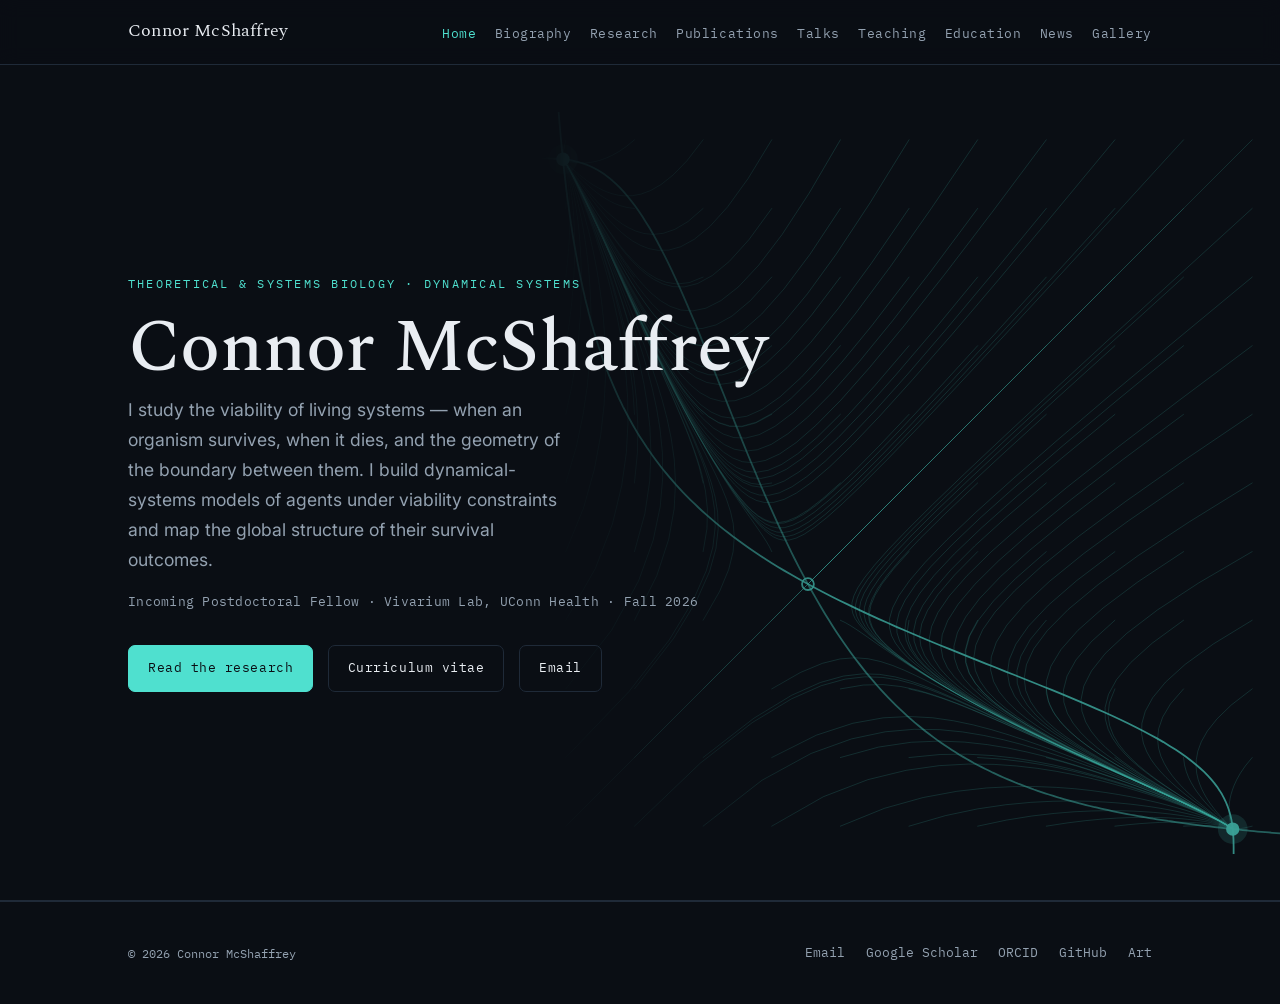
<file: index.html>
<!DOCTYPE html>
<html lang="en">
<head>
  <meta charset="UTF-8">
  <meta name="viewport" content="width=device-width, initial-scale=1">
  <title>Connor McShaffrey — Viability of Living Systems</title>
  <meta name="description" content="Connor McShaffrey studies the viability of living systems: dynamical-systems models of agents under viability constraints, and the global structure of their survival outcomes.">

  <link rel="preconnect" href="https://fonts.googleapis.com">
  <link rel="preconnect" href="https://fonts.gstatic.com" crossorigin>
  <link href="https://fonts.googleapis.com/css2?family=Spectral:wght@400;500;600&family=Inter:wght@400;500;600&family=IBM+Plex+Mono:wght@400;500&display=swap" rel="stylesheet">
  <link rel="stylesheet" href="css/styles.css">
</head>
<body>

  <!-- =============== NAVIGATION ===============
       This same block appears on every page. If you change it, update
       every page (use find-and-replace). The current page is marked
       with aria-current="page" so the link lights up. -->
  <nav class="site-nav">
    <div class="container">
      <a class="brand" href="index.html">Connor McShaffrey</a>
      <button class="nav-toggle" aria-expanded="false" aria-controls="menu">Menu</button>
      <ul class="nav-links" id="menu">
        <li><a href="index.html" aria-current="page">Home</a></li>
        <li><a href="biography.html">Biography</a></li>
        <li><a href="research.html">Research</a></li>
        <li><a href="publications.html">Publications</a></li>
        <li><a href="talks.html">Talks</a></li>
        <li><a href="teaching.html">Teaching</a></li>
        <li><a href="education.html">Education</a></li>
        <li><a href="news.html">News</a></li>
        <li><a href="gallery.html">Gallery</a></li>
      </ul>
    </div>
  </nav>

  <!-- =============== HERO =============== -->
  <header class="hero">
    <div class="hero-art" aria-hidden="true"></div>
    <div class="container">
      <p class="eyebrow fade-up">Theoretical &amp; systems biology · Dynamical systems</p>
      <h1 class="hero-name fade-up d1">Connor McShaffrey</h1>
      <p class="hero-role fade-up d2">
        I study the viability of living systems — when an organism survives,
        when it dies, and the geometry of the boundary between them. I build
        dynamical-systems models of agents under viability constraints and map
        the global structure of their survival outcomes.
      </p>
      <p class="hero-now fade-up d2">Incoming Postdoctoral Fellow · Vivarium Lab, UConn Health · Fall 2026</p>
      <div class="hero-actions fade-up d3">
        <a class="button button--solid" href="research.html">Read the research</a>
        <a class="button" href="cv.pdf">Curriculum vitae</a>
        <a class="button" href="mailto:cmcshaff@iu.edu">Email</a>
      </div>
    </div>
  </header>

  <!-- =============== FOOTER =============== -->
  <footer class="site-foot">
    <div class="container">
      <p class="foot-note">© 2026 Connor McShaffrey</p>
      <div class="foot-links">
        <a href="mailto:cmcshaff@iu.edu">Email</a>
        <a href="https://scholar.google.com/citations?user=AwhOpPEAAAAJ&hl=en">Google&nbsp;Scholar</a>
        <a href="https://orcid.org/0009-0006-6860-3213">ORCID</a>
        <a href="https://github.com/cmcshaff">GitHub</a>
        <a href="gallery.html">Art</a>
      </div>
    </div>
  </footer>

  <script src="js/main.js"></script>
</body>
</html>
</file>
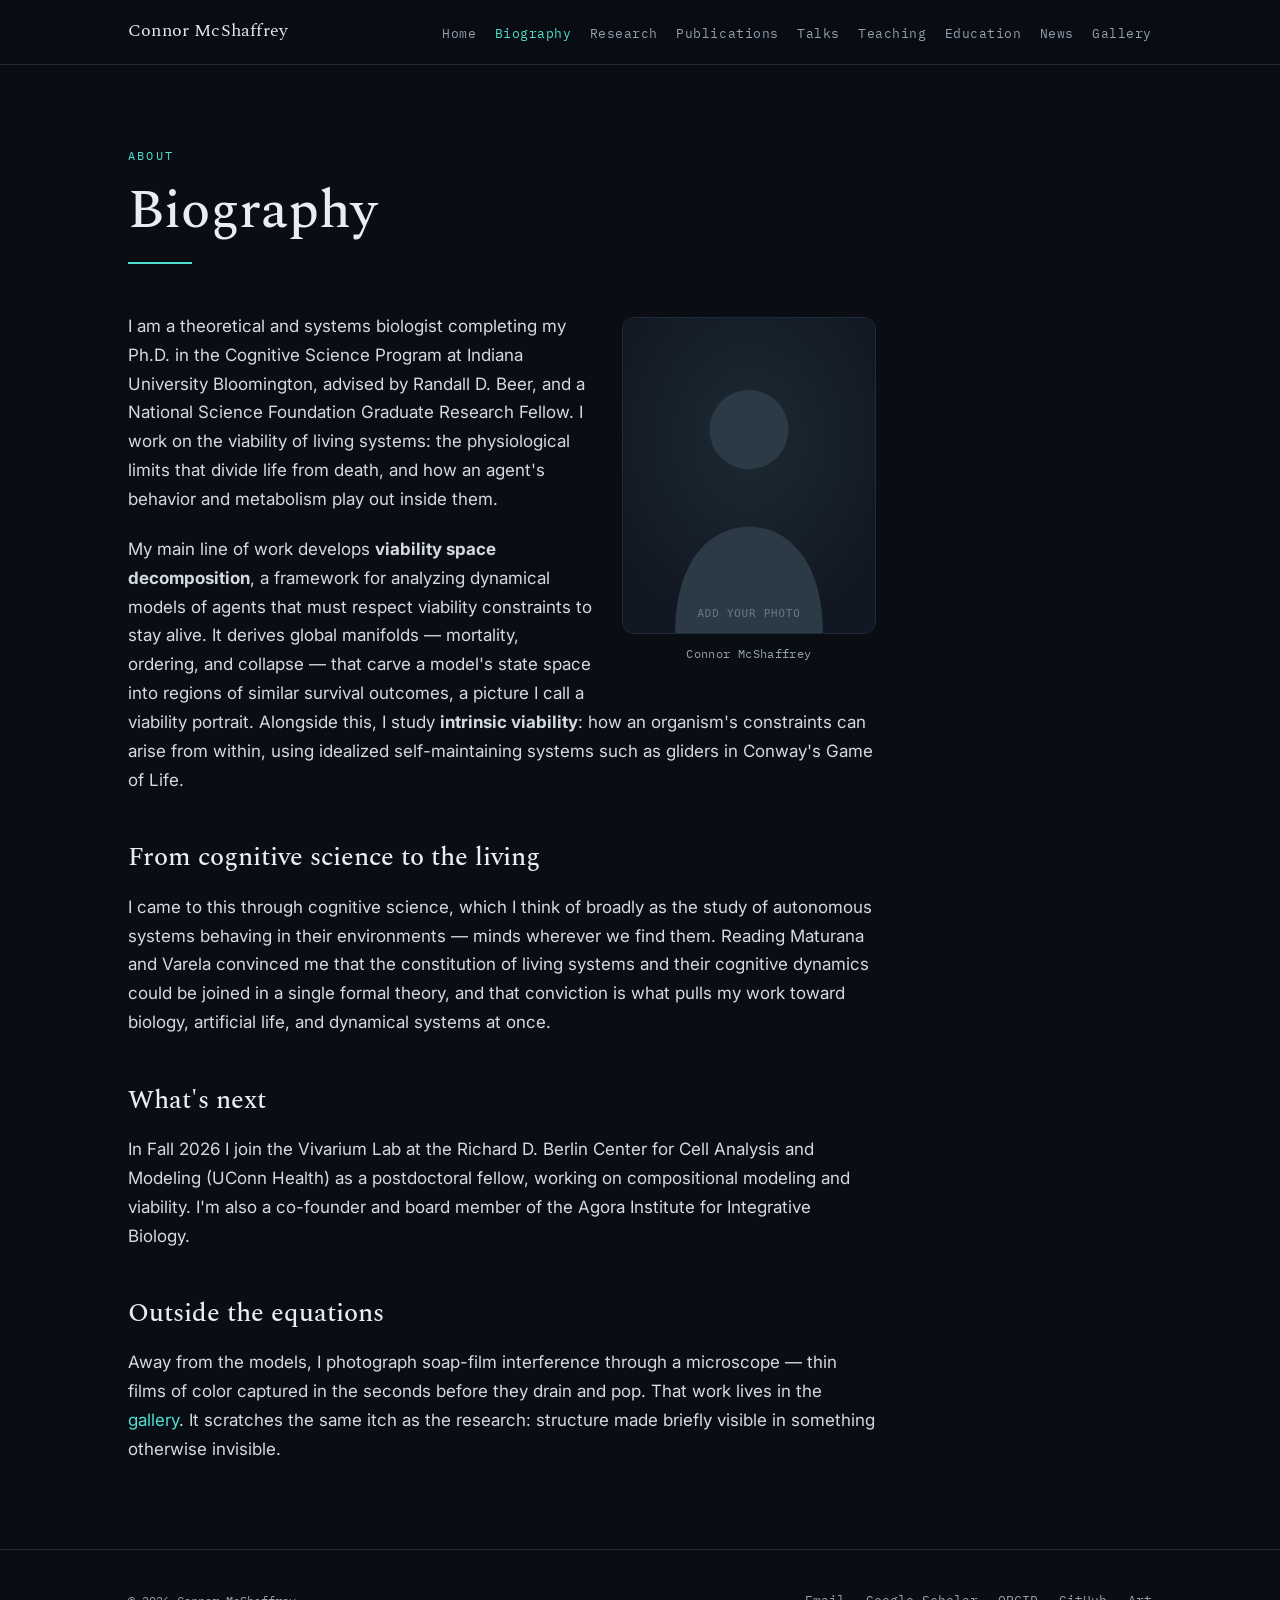
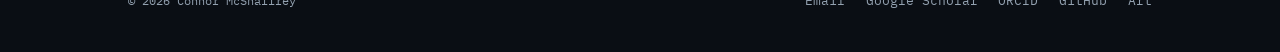
<file: biography.html>
<!DOCTYPE html>
<html lang="en">
<head>
  <meta charset="UTF-8">
  <meta name="viewport" content="width=device-width, initial-scale=1">
  <title>Biography — Connor McShaffrey</title>
  <meta name="description" content="About Connor McShaffrey: a researcher working at the boundary of cognitive science and computational systems biology.">
  <link rel="preconnect" href="https://fonts.googleapis.com">
  <link rel="preconnect" href="https://fonts.gstatic.com" crossorigin>
  <link href="https://fonts.googleapis.com/css2?family=Spectral:wght@400;500;600&family=Inter:wght@400;500;600&family=IBM+Plex+Mono:wght@400;500&display=swap" rel="stylesheet">
  <link rel="stylesheet" href="css/styles.css">
</head>
<body>

  <nav class="site-nav">
    <div class="container">
      <a class="brand" href="index.html">Connor McShaffrey</a>
      <button class="nav-toggle" aria-expanded="false" aria-controls="menu">Menu</button>
      <ul class="nav-links" id="menu">
        <li><a href="index.html">Home</a></li>
        <li><a href="biography.html" aria-current="page">Biography</a></li>
        <li><a href="research.html">Research</a></li>
        <li><a href="publications.html">Publications</a></li>
        <li><a href="talks.html">Talks</a></li>
        <li><a href="teaching.html">Teaching</a></li>
        <li><a href="education.html">Education</a></li>
        <li><a href="news.html">News</a></li>
        <li><a href="gallery.html">Gallery</a></li>
      </ul>
    </div>
  </nav>

  <main>
    <div class="container">
      <header class="page-head">
        <p class="eyebrow fade-up">About</p>
        <h1 class="page-title fade-up d1">Biography</h1>
        <hr class="rule fade-up d1">
      </header>

      <article class="prose">
        <!-- Replace the src with your own photo (e.g. assets/portrait.jpg) and
             edit the caption below. -->
        <figure class="portrait">
          <img src="assets/portrait-placeholder.svg" alt="Portrait of Connor McShaffrey">
          <figcaption>Connor McShaffrey</figcaption>
        </figure>
        <p>
          I am a theoretical and systems biologist completing my Ph.D. in the
          Cognitive Science Program at Indiana University Bloomington, advised by
          Randall D. Beer, and a National Science Foundation Graduate Research
          Fellow. I work on the viability of living systems: the physiological
          limits that divide life from death, and how an agent's behavior and
          metabolism play out inside them.
        </p>
        <p>
          My main line of work develops <strong>viability space
          decomposition</strong>, a framework for analyzing dynamical models of
          agents that must respect viability constraints to stay alive. It
          derives global manifolds — mortality, ordering, and collapse — that
          carve a model's state space into regions of similar survival
          outcomes, a picture I call a viability portrait. Alongside this, I
          study <strong>intrinsic viability</strong>: how an organism's
          constraints can arise from within, using idealized self-maintaining
          systems such as gliders in Conway's Game of Life.
        </p>

        <h2>From cognitive science to the living</h2>
        <p>
          I came to this through cognitive science, which I think of broadly as
          the study of autonomous systems behaving in their environments —
          minds wherever we find them. Reading Maturana and Varela convinced me
          that the constitution of living systems and their cognitive dynamics
          could be joined in a single formal theory, and that conviction is
          what pulls my work toward biology, artificial life, and dynamical
          systems at once.
        </p>

        <h2>What's next</h2>
        <p>
          In Fall 2026 I join the Vivarium Lab at the Richard D. Berlin Center
          for Cell Analysis and Modeling (UConn Health) as a postdoctoral
          fellow, working on compositional modeling and viability. I'm also a
          co-founder and board member of the Agora Institute for Integrative
          Biology.
        </p>

        <h2>Outside the equations</h2>
        <p>
          Away from the models, I photograph soap-film interference through a
          microscope — thin films of color captured in the seconds before they
          drain and pop. That work lives in the
          <a href="gallery.html">gallery</a>. It scratches the same itch as the
          research: structure made briefly visible in something otherwise
          invisible.
        </p>
      </article>
    </div>
  </main>

  <footer class="site-foot">
    <div class="container">
      <p class="foot-note">© 2026 Connor McShaffrey</p>
      <div class="foot-links">
        <a href="mailto:cmcshaff@iu.edu">Email</a>
        <a href="https://scholar.google.com/citations?user=AwhOpPEAAAAJ&hl=en">Google&nbsp;Scholar</a>
        <a href="https://orcid.org/0009-0006-6860-3213">ORCID</a>
        <a href="https://github.com/cmcshaff">GitHub</a>
        <a href="gallery.html">Art</a>
      </div>
    </div>
  </footer>

  <script src="js/main.js"></script>
</body>
</html>
</file>
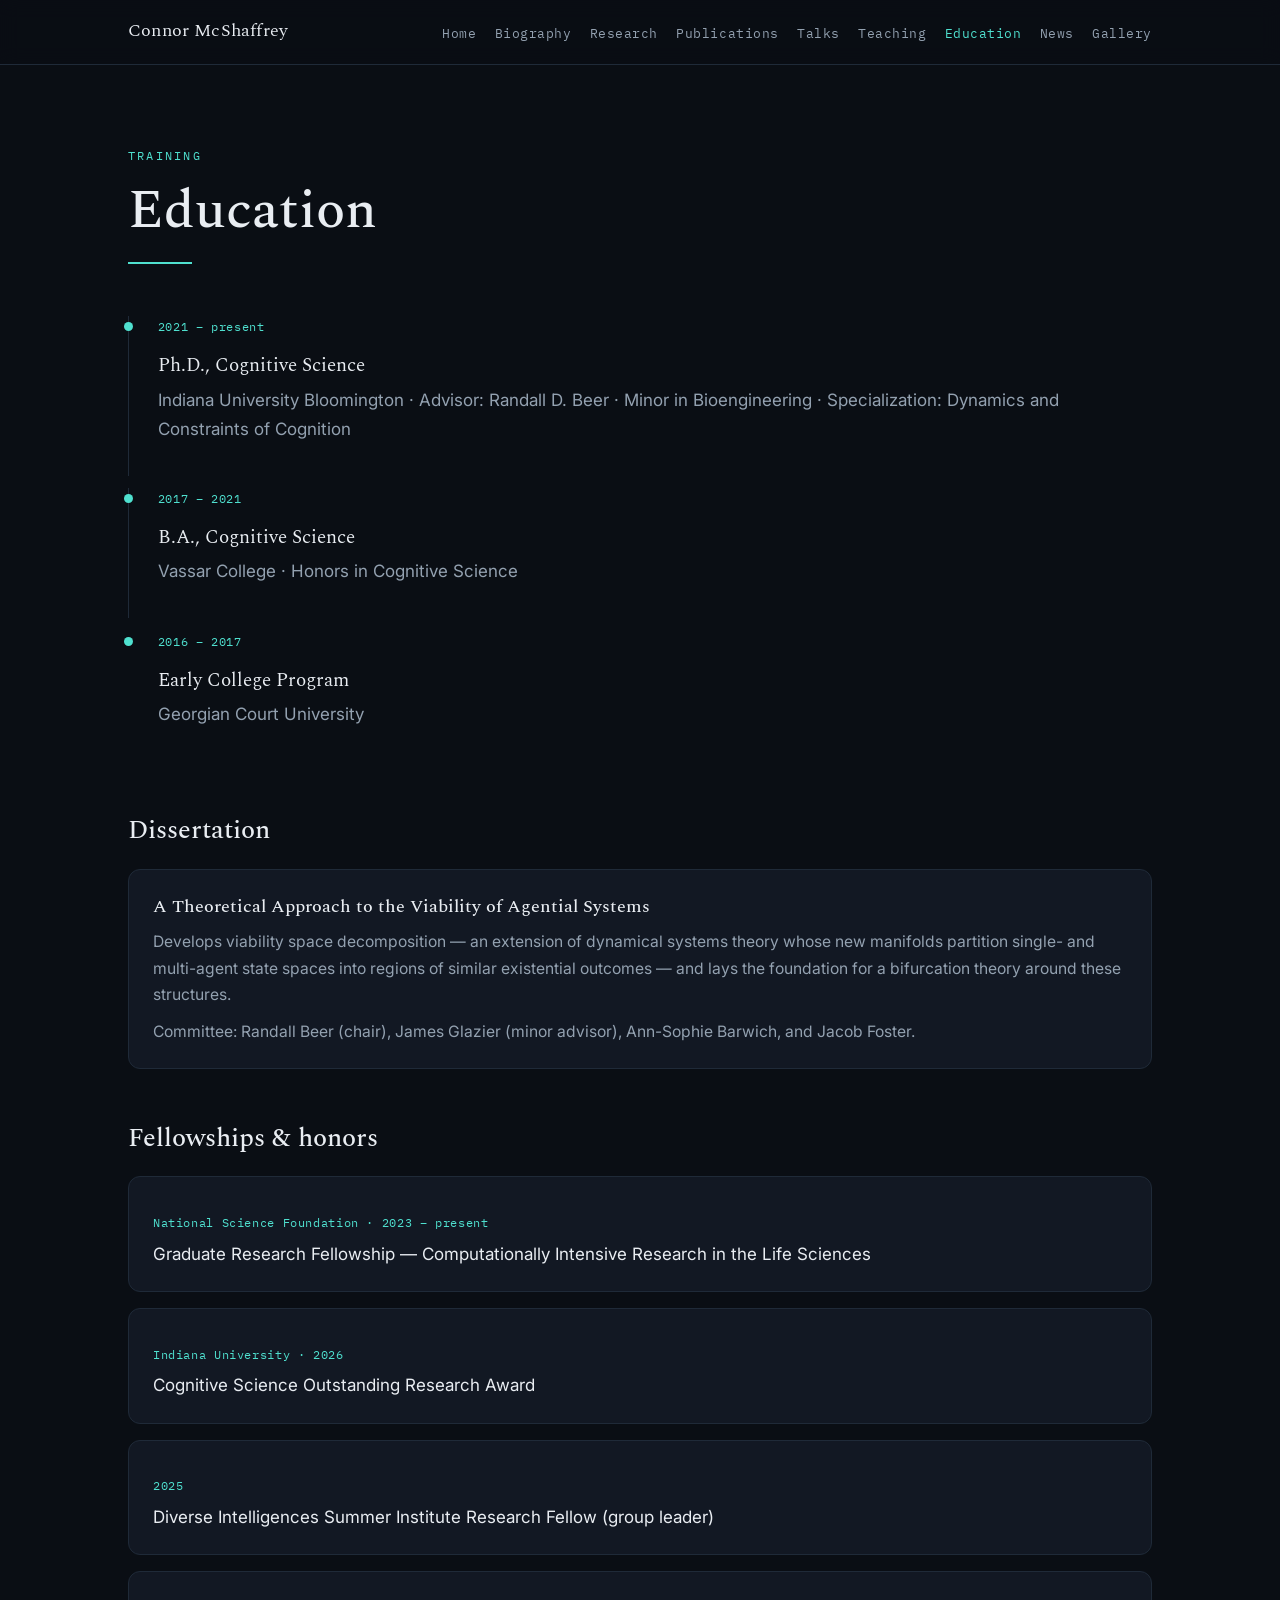
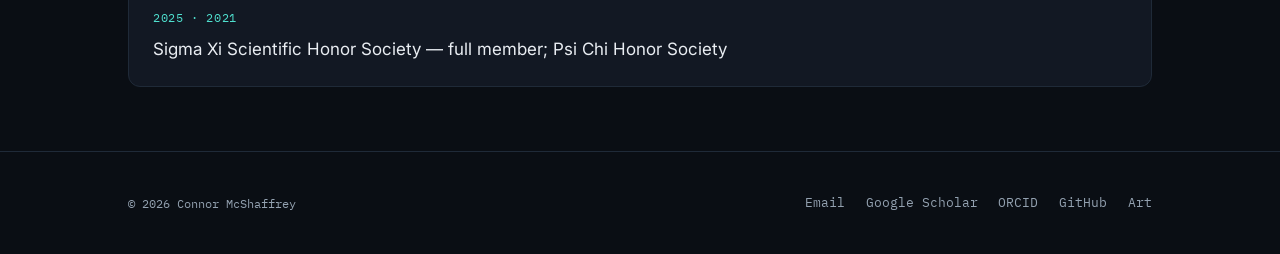
<file: education.html>
<!DOCTYPE html>
<html lang="en">
<head>
  <meta charset="UTF-8">
  <meta name="viewport" content="width=device-width, initial-scale=1">
  <title>Education — Connor McShaffrey</title>
  <meta name="description" content="Education and fellowships of Connor McShaffrey.">
  <link rel="preconnect" href="https://fonts.googleapis.com">
  <link rel="preconnect" href="https://fonts.gstatic.com" crossorigin>
  <link href="https://fonts.googleapis.com/css2?family=Spectral:wght@400;500;600&family=Inter:wght@400;500;600&family=IBM+Plex+Mono:wght@400;500&display=swap" rel="stylesheet">
  <link rel="stylesheet" href="css/styles.css">
</head>
<body>

  <nav class="site-nav">
    <div class="container">
      <a class="brand" href="index.html">Connor McShaffrey</a>
      <button class="nav-toggle" aria-expanded="false" aria-controls="menu">Menu</button>
      <ul class="nav-links" id="menu">
        <li><a href="index.html">Home</a></li>
        <li><a href="biography.html">Biography</a></li>
        <li><a href="research.html">Research</a></li>
        <li><a href="publications.html">Publications</a></li>
        <li><a href="talks.html">Talks</a></li>
        <li><a href="teaching.html">Teaching</a></li>
        <li><a href="education.html" aria-current="page">Education</a></li>
        <li><a href="news.html">News</a></li>
        <li><a href="gallery.html">Gallery</a></li>
      </ul>
    </div>
  </nav>

  <main>
    <div class="container">
      <header class="page-head">
        <p class="eyebrow fade-up">Training</p>
        <h1 class="page-title fade-up d1">Education</h1>
        <hr class="rule fade-up d1">
      </header>

      <section class="section">
        <ul class="timeline">
          <li>
            <p class="when">2021 – present</p>
            <p class="what">Ph.D., Cognitive Science</p>
            <p class="where">Indiana University Bloomington · Advisor: Randall D. Beer · Minor in Bioengineering · Specialization: Dynamics and Constraints of Cognition</p>
          </li>
          <li>
            <p class="when">2017 – 2021</p>
            <p class="what">B.A., Cognitive Science</p>
            <p class="where">Vassar College · Honors in Cognitive Science</p>
          </li>
          <li>
            <p class="when">2016 – 2017</p>
            <p class="what">Early College Program</p>
            <p class="where">Georgian Court University</p>
          </li>
        </ul>

        <h2 class="section-head" style="margin-top:3rem">Dissertation</h2>
        <div class="card">
          <p class="entry-title" style="font-size:1.15rem">A Theoretical Approach to the Viability of Agential Systems</p>
          <p class="entry-detail">
            Develops viability space decomposition — an extension of dynamical
            systems theory whose new manifolds partition single- and multi-agent
            state spaces into regions of similar existential outcomes — and lays
            the foundation for a bifurcation theory around these structures.
          </p>
          <p class="entry-detail" style="margin-top:0.6rem">
            Committee: Randall Beer (chair), James Glazier (minor advisor),
            Ann-Sophie Barwich, and Jacob Foster.
          </p>
        </div>

        <h2 class="section-head" style="margin-top:3rem">Fellowships &amp; honors</h2>
        <div class="card">
          <p class="entry-meta">National Science Foundation · 2023 – present</p>
          <p style="margin:0">Graduate Research Fellowship — Computationally Intensive Research in the Life Sciences</p>
        </div>
        <div class="card">
          <p class="entry-meta">Indiana University · 2026</p>
          <p style="margin:0">Cognitive Science Outstanding Research Award</p>
        </div>
        <div class="card">
          <p class="entry-meta">2025</p>
          <p style="margin:0">Diverse Intelligences Summer Institute Research Fellow (group leader)</p>
        </div>
        <div class="card">
          <p class="entry-meta">2025 · 2021</p>
          <p style="margin:0">Sigma Xi Scientific Honor Society — full member; Psi Chi Honor Society</p>
        </div>
      </section>
    </div>
  </main>

  <footer class="site-foot">
    <div class="container">
      <p class="foot-note">© 2026 Connor McShaffrey</p>
      <div class="foot-links">
        <a href="mailto:cmcshaff@iu.edu">Email</a>
        <a href="https://scholar.google.com/citations?user=AwhOpPEAAAAJ&hl=en">Google&nbsp;Scholar</a>
        <a href="https://orcid.org/0009-0006-6860-3213">ORCID</a>
        <a href="https://github.com/cmcshaff">GitHub</a>
        <a href="gallery.html">Art</a>
      </div>
    </div>
  </footer>

  <script src="js/main.js"></script>
</body>
</html>
</file>
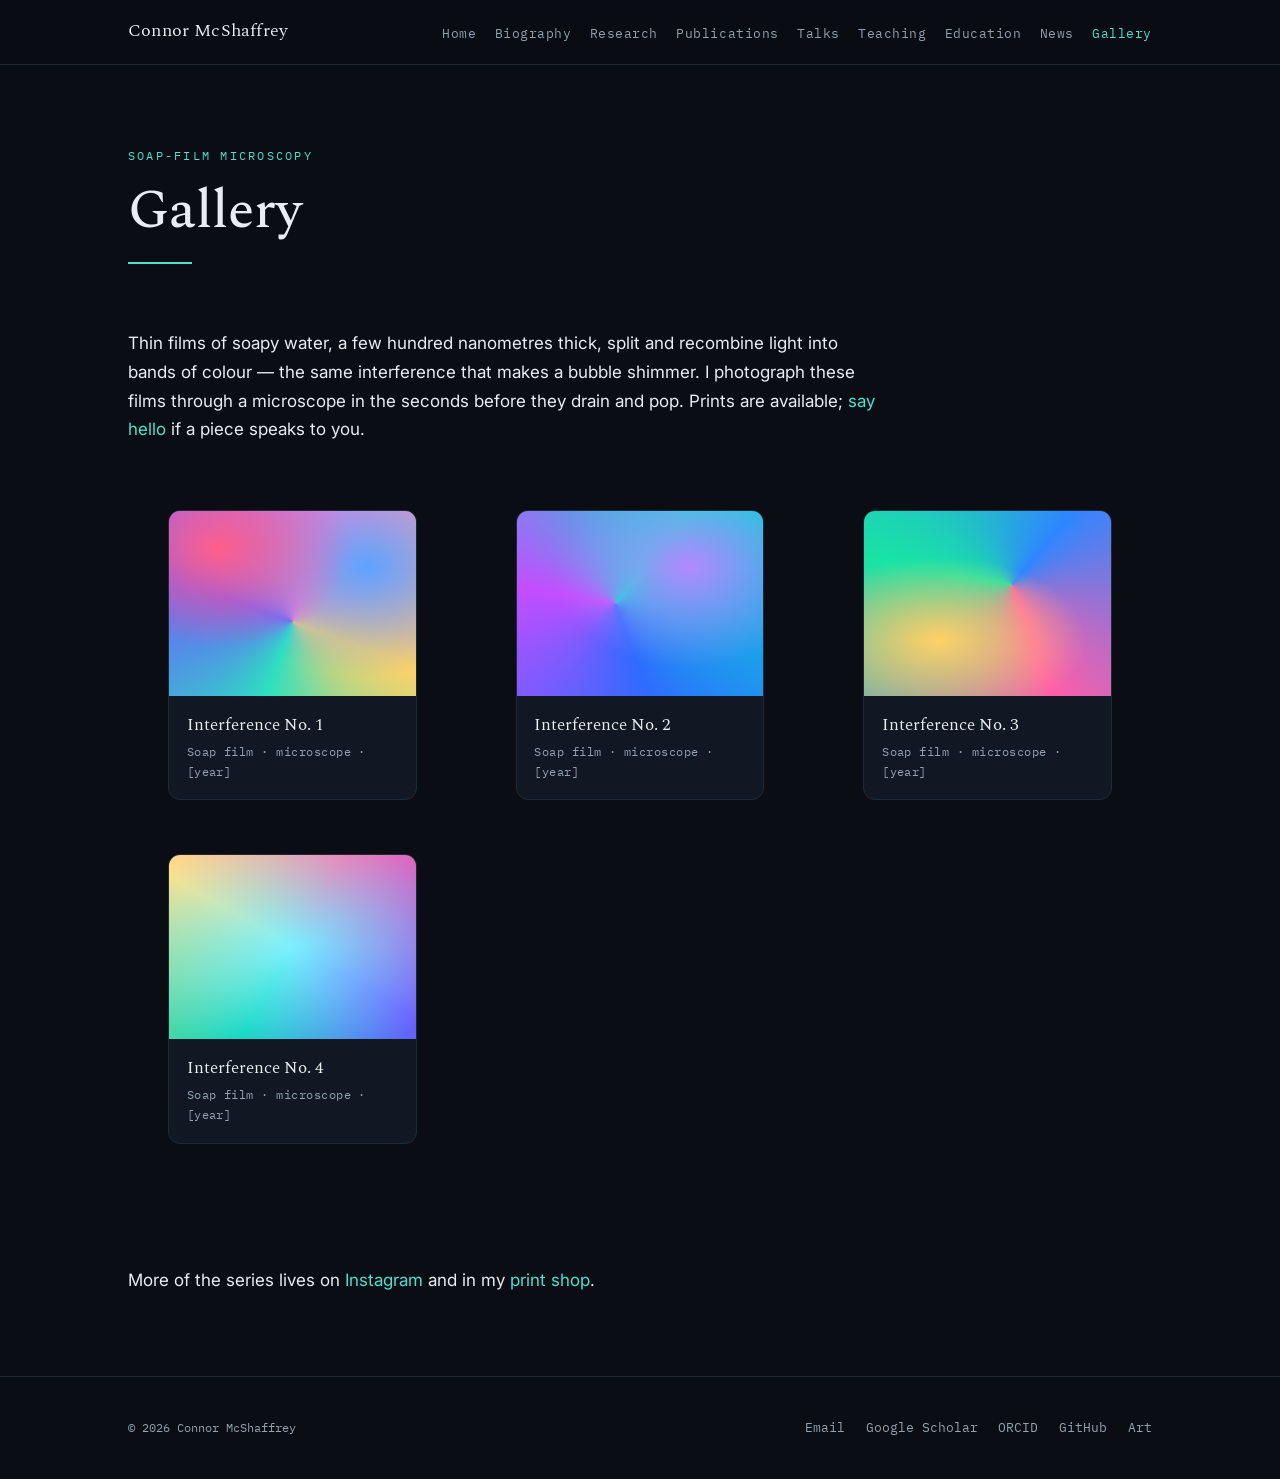
<file: gallery.html>
<!DOCTYPE html>
<html lang="en">
<head>
  <meta charset="UTF-8">
  <meta name="viewport" content="width=device-width, initial-scale=1">
  <title>Gallery — Connor McShaffrey</title>
  <meta name="description" content="Soap-film microscopy: thin-film interference photographed under the microscope.">
  <link rel="preconnect" href="https://fonts.googleapis.com">
  <link rel="preconnect" href="https://fonts.gstatic.com" crossorigin>
  <link href="https://fonts.googleapis.com/css2?family=Spectral:wght@400;500;600&family=Inter:wght@400;500;600&family=IBM+Plex+Mono:wght@400;500&display=swap" rel="stylesheet">
  <link rel="stylesheet" href="css/styles.css">
</head>
<body>

  <nav class="site-nav">
    <div class="container">
      <a class="brand" href="index.html">Connor McShaffrey</a>
      <button class="nav-toggle" aria-expanded="false" aria-controls="menu">Menu</button>
      <ul class="nav-links" id="menu">
        <li><a href="index.html">Home</a></li>
        <li><a href="biography.html">Biography</a></li>
        <li><a href="research.html">Research</a></li>
        <li><a href="publications.html">Publications</a></li>
        <li><a href="talks.html">Talks</a></li>
        <li><a href="teaching.html">Teaching</a></li>
        <li><a href="education.html">Education</a></li>
        <li><a href="news.html">News</a></li>
        <li><a href="gallery.html" aria-current="page">Gallery</a></li>
      </ul>
    </div>
  </nav>

  <main>
    <div class="container">
      <header class="page-head">
        <p class="eyebrow fade-up">Soap-film microscopy</p>
        <h1 class="page-title fade-up d1">Gallery</h1>
        <hr class="rule fade-up d1">
      </header>

      <p class="prose" style="padding-bottom:0.5rem">
        Thin films of soapy water, a few hundred nanometres thick, split and
        recombine light into bands of colour — the same interference that
        makes a bubble shimmer. I photograph these films through a microscope
        in the seconds before they drain and pop. Prints are available;
        <a href="#">say hello</a> if a piece speaks to you.
      </p>

      <!-- =========================================================
           Each tile below is a coloured placeholder. To use a real
           photograph, replace the <div class="art-frame ..."> line with:
               <img class="art-frame" src="assets/your-photo.jpg" alt="...">
           Keep the same 4:3 frame for a tidy grid.
           ========================================================= -->
      <section class="gallery-grid">
        <figure class="art">
          <div class="art-frame film-1"></div>
          <figcaption>
            <p class="art-caption-title">Interference No. 1</p>
            <p class="art-caption-note">Soap film · microscope · [year]</p>
          </figcaption>
        </figure>

        <figure class="art">
          <div class="art-frame film-2"></div>
          <figcaption>
            <p class="art-caption-title">Interference No. 2</p>
            <p class="art-caption-note">Soap film · microscope · [year]</p>
          </figcaption>
        </figure>

        <figure class="art">
          <div class="art-frame film-3"></div>
          <figcaption>
            <p class="art-caption-title">Interference No. 3</p>
            <p class="art-caption-note">Soap film · microscope · [year]</p>
          </figcaption>
        </figure>

        <figure class="art">
          <div class="art-frame film-4"></div>
          <figcaption>
            <p class="art-caption-title">Interference No. 4</p>
            <p class="art-caption-note">Soap film · microscope · [year]</p>
          </figcaption>
        </figure>
      </section>

      <p class="prose">
        More of the series lives on
        <a href="https://instagram.com/">Instagram</a> and in my
        <a href="https://www.etsy.com/">print shop</a>.
        <!-- EDIT: link your real Instagram and Etsy URLs. -->
      </p>
    </div>
  </main>

  <footer class="site-foot">
    <div class="container">
      <p class="foot-note">© 2026 Connor McShaffrey</p>
      <div class="foot-links">
        <a href="mailto:cmcshaff@iu.edu">Email</a>
        <a href="https://scholar.google.com/citations?user=AwhOpPEAAAAJ&hl=en">Google&nbsp;Scholar</a>
        <a href="https://orcid.org/0009-0006-6860-3213">ORCID</a>
        <a href="https://github.com/cmcshaff">GitHub</a>
        <a href="gallery.html">Art</a>
      </div>
    </div>
  </footer>

  <script src="js/main.js"></script>
</body>
</html>
</file>
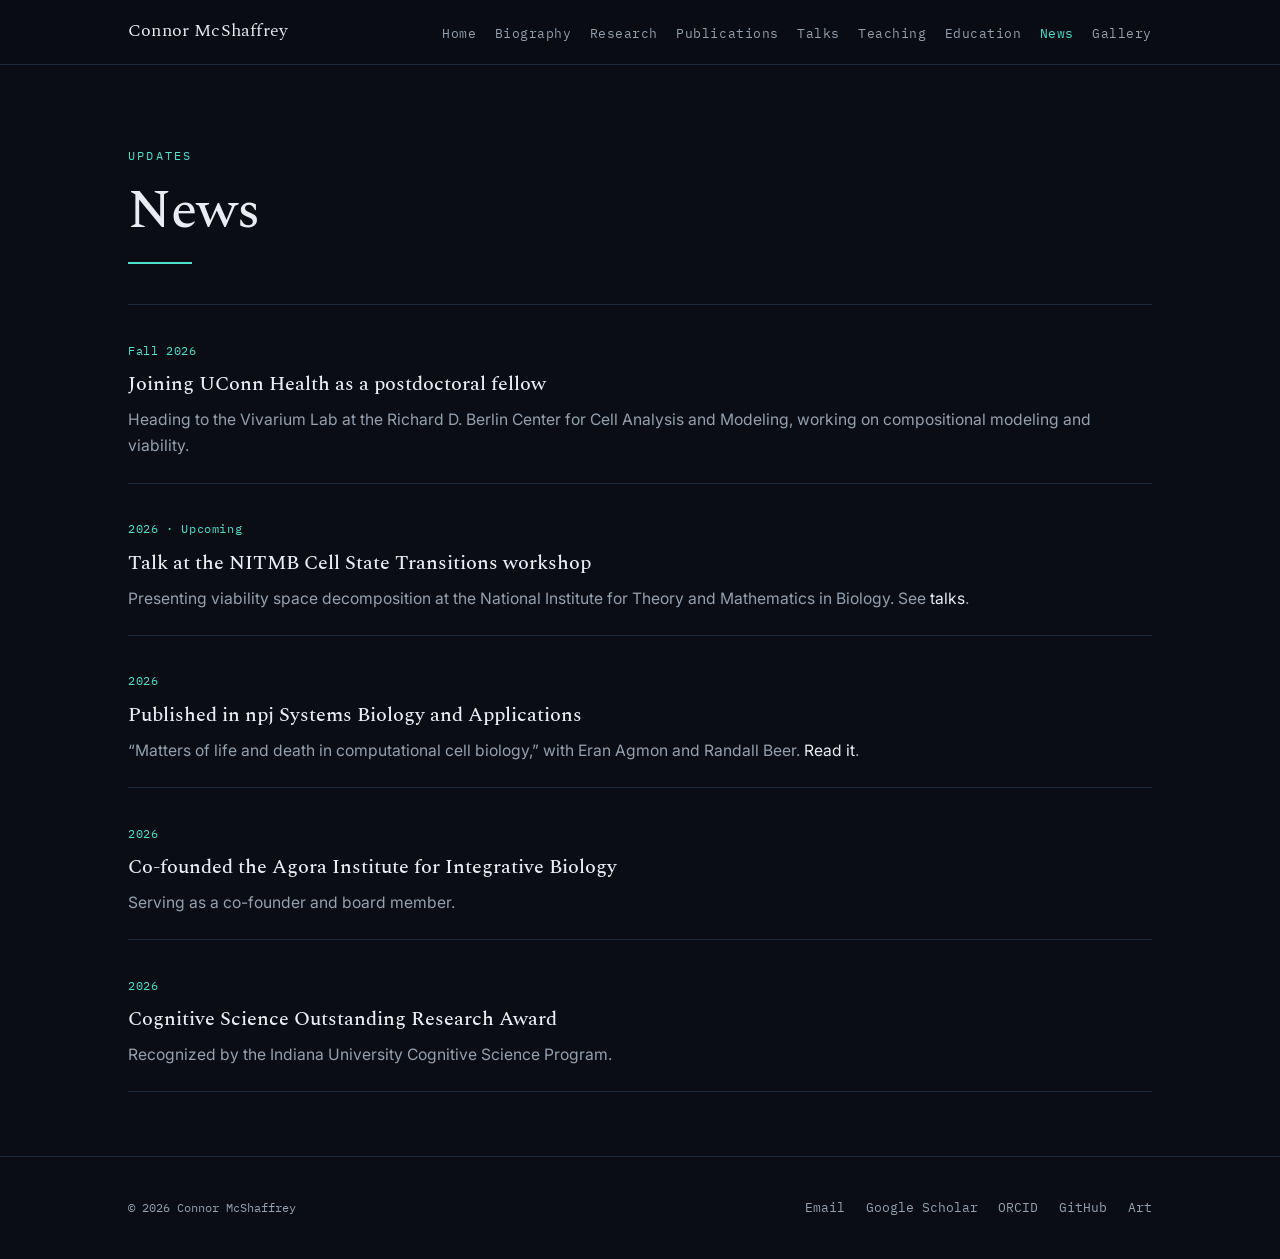
<file: news.html>
<!DOCTYPE html>
<html lang="en">
<head>
  <meta charset="UTF-8">
  <meta name="viewport" content="width=device-width, initial-scale=1">
  <title>News — Connor McShaffrey</title>
  <meta name="description" content="Recent news and updates from Connor McShaffrey.">
  <link rel="preconnect" href="https://fonts.googleapis.com">
  <link rel="preconnect" href="https://fonts.gstatic.com" crossorigin>
  <link href="https://fonts.googleapis.com/css2?family=Spectral:wght@400;500;600&family=Inter:wght@400;500;600&family=IBM+Plex+Mono:wght@400;500&display=swap" rel="stylesheet">
  <link rel="stylesheet" href="css/styles.css">
</head>
<body>

  <nav class="site-nav">
    <div class="container">
      <a class="brand" href="index.html">Connor McShaffrey</a>
      <button class="nav-toggle" aria-expanded="false" aria-controls="menu">Menu</button>
      <ul class="nav-links" id="menu">
        <li><a href="index.html">Home</a></li>
        <li><a href="biography.html">Biography</a></li>
        <li><a href="research.html">Research</a></li>
        <li><a href="publications.html">Publications</a></li>
        <li><a href="talks.html">Talks</a></li>
        <li><a href="teaching.html">Teaching</a></li>
        <li><a href="education.html">Education</a></li>
        <li><a href="news.html" aria-current="page">News</a></li>
        <li><a href="gallery.html">Gallery</a></li>
      </ul>
    </div>
  </nav>

  <main>
    <div class="container">
      <header class="page-head">
        <p class="eyebrow fade-up">Updates</p>
        <h1 class="page-title fade-up d1">News</h1>
        <hr class="rule fade-up d1">
      </header>

      <section class="section">
        <!-- Newest first. Copy an entry to add an update. Keep them short. -->
        <div class="entry">
          <p class="entry-meta">Fall 2026</p>
          <h3 class="entry-title">Joining UConn Health as a postdoctoral fellow</h3>
          <p class="entry-detail">
            Heading to the Vivarium Lab at the Richard D. Berlin Center for Cell
            Analysis and Modeling, working on compositional modeling and viability.
          </p>
        </div>

        <div class="entry">
          <p class="entry-meta">2026 · Upcoming</p>
          <h3 class="entry-title">Talk at the NITMB Cell State Transitions workshop</h3>
          <p class="entry-detail">
            Presenting viability space decomposition at the National Institute
            for Theory and Mathematics in Biology. See <a href="talks.html">talks</a>.
          </p>
        </div>

        <div class="entry">
          <p class="entry-meta">2026</p>
          <h3 class="entry-title">Published in npj Systems Biology and Applications</h3>
          <p class="entry-detail">
            “Matters of life and death in computational cell biology,” with Eran
            Agmon and Randall Beer.
            <a href="https://doi.org/10.1038/s41540-026-00718-y">Read it</a>.
          </p>
        </div>

        <div class="entry">
          <p class="entry-meta">2026</p>
          <h3 class="entry-title">Co-founded the Agora Institute for Integrative Biology</h3>
          <p class="entry-detail">Serving as a co-founder and board member.</p>
        </div>

        <div class="entry">
          <p class="entry-meta">2026</p>
          <h3 class="entry-title">Cognitive Science Outstanding Research Award</h3>
          <p class="entry-detail">Recognized by the Indiana University Cognitive Science Program.</p>
        </div>
      </section>
      </section>
    </div>
  </main>

  <footer class="site-foot">
    <div class="container">
      <p class="foot-note">© 2026 Connor McShaffrey</p>
      <div class="foot-links">
        <a href="mailto:cmcshaff@iu.edu">Email</a>
        <a href="https://scholar.google.com/citations?user=AwhOpPEAAAAJ&hl=en">Google&nbsp;Scholar</a>
        <a href="https://orcid.org/0009-0006-6860-3213">ORCID</a>
        <a href="https://github.com/cmcshaff">GitHub</a>
        <a href="gallery.html">Art</a>
      </div>
    </div>
  </footer>

  <script src="js/main.js"></script>
</body>
</html>
</file>
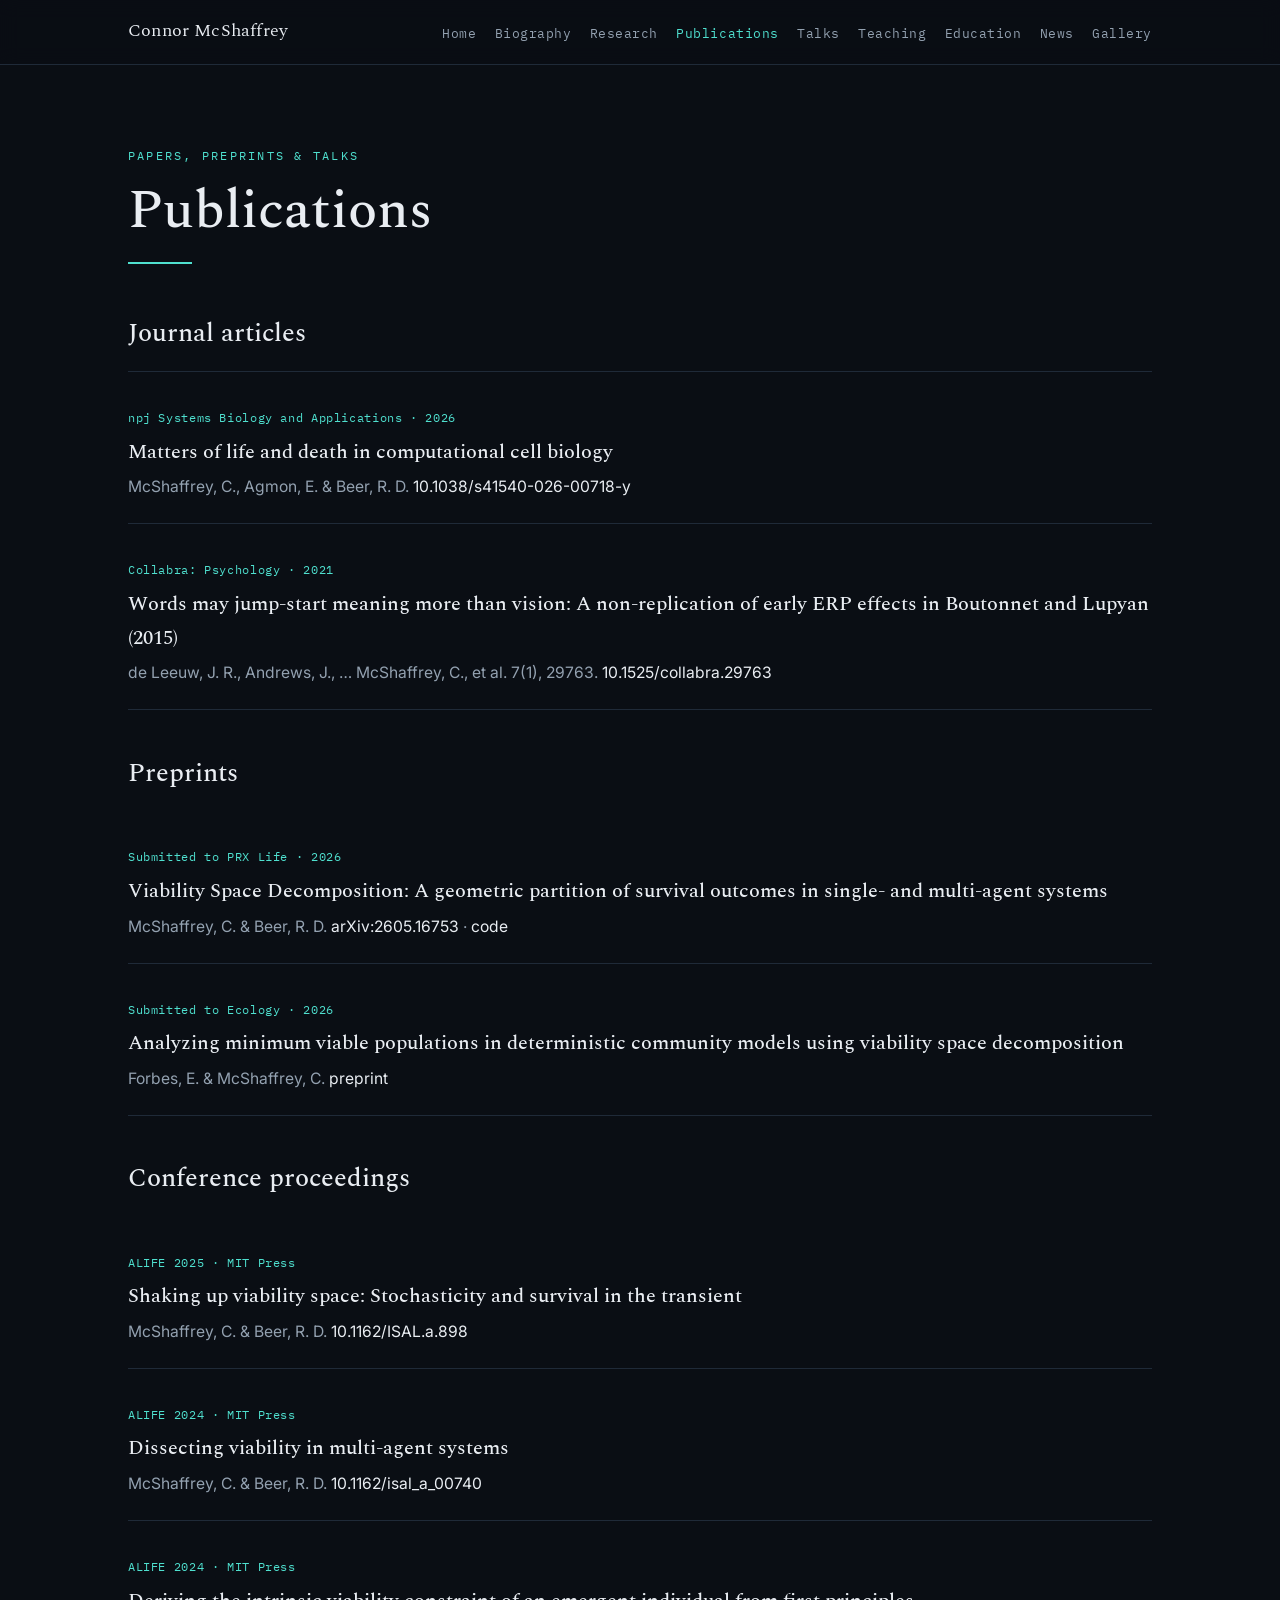
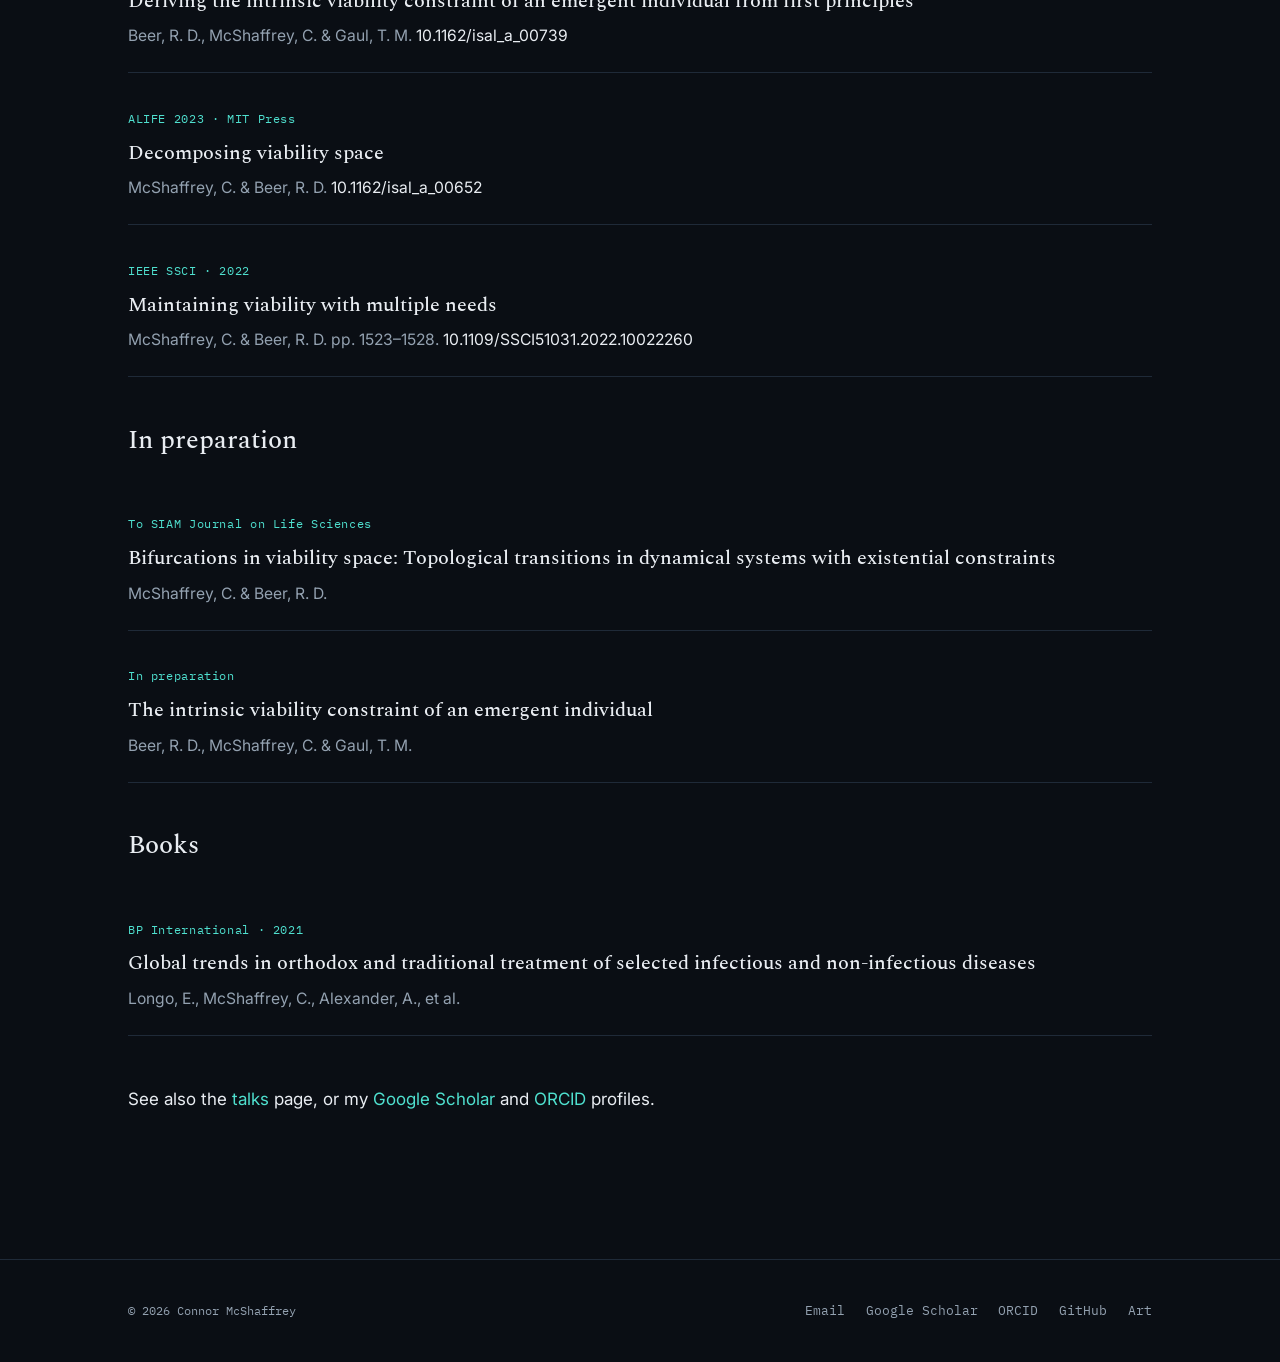
<file: publications.html>
<!DOCTYPE html>
<html lang="en">
<head>
  <meta charset="UTF-8">
  <meta name="viewport" content="width=device-width, initial-scale=1">
  <title>Publications — Connor McShaffrey</title>
  <meta name="description" content="Publications, preprints, and talks by Connor McShaffrey.">
  <link rel="preconnect" href="https://fonts.googleapis.com">
  <link rel="preconnect" href="https://fonts.gstatic.com" crossorigin>
  <link href="https://fonts.googleapis.com/css2?family=Spectral:wght@400;500;600&family=Inter:wght@400;500;600&family=IBM+Plex+Mono:wght@400;500&display=swap" rel="stylesheet">
  <link rel="stylesheet" href="css/styles.css">
</head>
<body>

  <nav class="site-nav">
    <div class="container">
      <a class="brand" href="index.html">Connor McShaffrey</a>
      <button class="nav-toggle" aria-expanded="false" aria-controls="menu">Menu</button>
      <ul class="nav-links" id="menu">
        <li><a href="index.html">Home</a></li>
        <li><a href="biography.html">Biography</a></li>
        <li><a href="research.html">Research</a></li>
        <li><a href="publications.html" aria-current="page">Publications</a></li>
        <li><a href="talks.html">Talks</a></li>
        <li><a href="teaching.html">Teaching</a></li>
        <li><a href="education.html">Education</a></li>
        <li><a href="news.html">News</a></li>
        <li><a href="gallery.html">Gallery</a></li>
      </ul>
    </div>
  </nav>

  <main>
    <div class="container">
      <header class="page-head">
        <p class="eyebrow fade-up">Papers, preprints &amp; talks</p>
        <h1 class="page-title fade-up d1">Publications</h1>
        <hr class="rule fade-up d1">
      </header>

      <section class="section">
        <!-- Each entry follows the same three-line shape: meta / title / detail.
             Copy one block to add a new publication. -->

        <h2 class="section-head">Journal articles</h2>

        <div class="entry">
          <p class="entry-meta">npj Systems Biology and Applications · 2026</p>
          <h3 class="entry-title">Matters of life and death in computational cell biology</h3>
          <p class="entry-detail">
            McShaffrey, C., Agmon, E. &amp; Beer, R. D.
            <a href="https://doi.org/10.1038/s41540-026-00718-y">10.1038/s41540-026-00718-y</a>
          </p>
        </div>

        <div class="entry">
          <p class="entry-meta">Collabra: Psychology · 2021</p>
          <h3 class="entry-title">Words may jump-start meaning more than vision: A non-replication of early ERP effects in Boutonnet and Lupyan (2015)</h3>
          <p class="entry-detail">
            de Leeuw, J. R., Andrews, J., … McShaffrey, C., et al. 7(1), 29763.
            <a href="https://doi.org/10.1525/collabra.29763">10.1525/collabra.29763</a>
          </p>
        </div>

        <h2 class="section-head">Preprints</h2>

        <div class="entry">
          <p class="entry-meta">Submitted to PRX Life · 2026</p>
          <h3 class="entry-title">Viability Space Decomposition: A geometric partition of survival outcomes in single- and multi-agent systems</h3>
          <p class="entry-detail">
            McShaffrey, C. &amp; Beer, R. D.
            <a href="https://arxiv.org/abs/2605.16753">arXiv:2605.16753</a> ·
            <a href="https://github.com/cmcshaff/Viability-Space">code</a>
          </p>
        </div>

        <div class="entry">
          <p class="entry-meta">Submitted to Ecology · 2026</p>
          <h3 class="entry-title">Analyzing minimum viable populations in deterministic community models using viability space decomposition</h3>
          <p class="entry-detail">
            Forbes, E. &amp; McShaffrey, C.
            <a href="https://doi.org/10.64898/2026.05.19.726018">preprint</a>
          </p>
        </div>

        <h2 class="section-head">Conference proceedings</h2>

        <div class="entry">
          <p class="entry-meta">ALIFE 2025 · MIT Press</p>
          <h3 class="entry-title">Shaking up viability space: Stochasticity and survival in the transient</h3>
          <p class="entry-detail">
            McShaffrey, C. &amp; Beer, R. D.
            <a href="https://doi.org/10.1162/ISAL.a.898">10.1162/ISAL.a.898</a>
          </p>
        </div>

        <div class="entry">
          <p class="entry-meta">ALIFE 2024 · MIT Press</p>
          <h3 class="entry-title">Dissecting viability in multi-agent systems</h3>
          <p class="entry-detail">
            McShaffrey, C. &amp; Beer, R. D.
            <a href="https://doi.org/10.1162/isal_a_00740">10.1162/isal_a_00740</a>
          </p>
        </div>

        <div class="entry">
          <p class="entry-meta">ALIFE 2024 · MIT Press</p>
          <h3 class="entry-title">Deriving the intrinsic viability constraint of an emergent individual from first principles</h3>
          <p class="entry-detail">
            Beer, R. D., McShaffrey, C. &amp; Gaul, T. M.
            <a href="https://doi.org/10.1162/isal_a_00739">10.1162/isal_a_00739</a>
          </p>
        </div>

        <div class="entry">
          <p class="entry-meta">ALIFE 2023 · MIT Press</p>
          <h3 class="entry-title">Decomposing viability space</h3>
          <p class="entry-detail">
            McShaffrey, C. &amp; Beer, R. D.
            <a href="https://doi.org/10.1162/isal_a_00652">10.1162/isal_a_00652</a>
          </p>
        </div>

        <div class="entry">
          <p class="entry-meta">IEEE SSCI · 2022</p>
          <h3 class="entry-title">Maintaining viability with multiple needs</h3>
          <p class="entry-detail">
            McShaffrey, C. &amp; Beer, R. D. pp. 1523–1528.
            <a href="https://doi.org/10.1109/SSCI51031.2022.10022260">10.1109/SSCI51031.2022.10022260</a>
          </p>
        </div>

        <h2 class="section-head">In preparation</h2>

        <div class="entry">
          <p class="entry-meta">To SIAM Journal on Life Sciences</p>
          <h3 class="entry-title">Bifurcations in viability space: Topological transitions in dynamical systems with existential constraints</h3>
          <p class="entry-detail">McShaffrey, C. &amp; Beer, R. D.</p>
        </div>

        <div class="entry">
          <p class="entry-meta">In preparation</p>
          <h3 class="entry-title">The intrinsic viability constraint of an emergent individual</h3>
          <p class="entry-detail">Beer, R. D., McShaffrey, C. &amp; Gaul, T. M.</p>
        </div>

        <h2 class="section-head">Books</h2>

        <div class="entry">
          <p class="entry-meta">BP International · 2021</p>
          <h3 class="entry-title">Global trends in orthodox and traditional treatment of selected infectious and non-infectious diseases</h3>
          <p class="entry-detail">Longo, E., McShaffrey, C., Alexander, A., et al.</p>
        </div>

        <p class="prose" style="padding-top:2rem">
          See also the <a href="talks.html">talks</a> page, or my
          <a href="https://scholar.google.com/citations?user=AwhOpPEAAAAJ&hl=en">Google Scholar</a> and
          <a href="https://orcid.org/0009-0006-6860-3213">ORCID</a> profiles.
        </p>
      </section>
    </div>
  </main>

  <footer class="site-foot">
    <div class="container">
      <p class="foot-note">© 2026 Connor McShaffrey</p>
      <div class="foot-links">
        <a href="mailto:cmcshaff@iu.edu">Email</a>
        <a href="https://scholar.google.com/citations?user=AwhOpPEAAAAJ&hl=en">Google&nbsp;Scholar</a>
        <a href="https://orcid.org/0009-0006-6860-3213">ORCID</a>
        <a href="https://github.com/cmcshaff">GitHub</a>
        <a href="gallery.html">Art</a>
      </div>
    </div>
  </footer>

  <script src="js/main.js"></script>
</body>
</html>
</file>
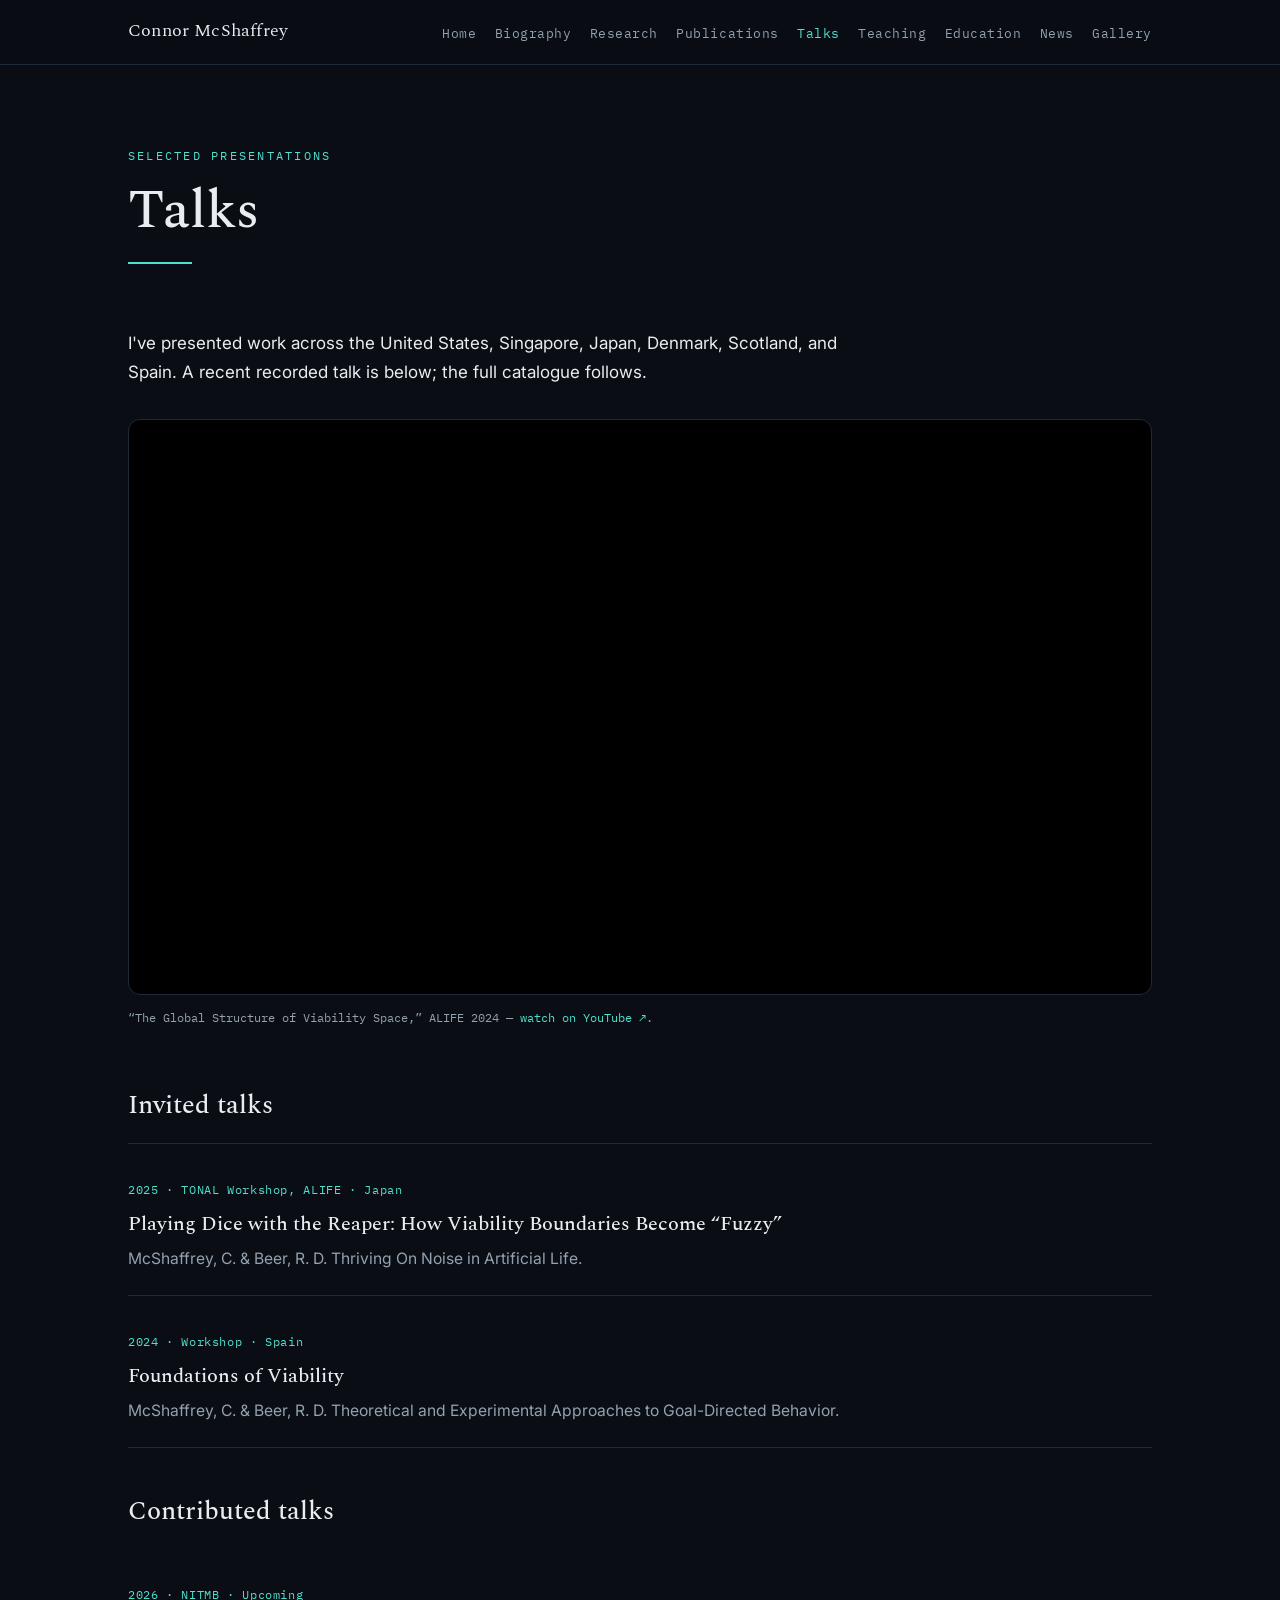
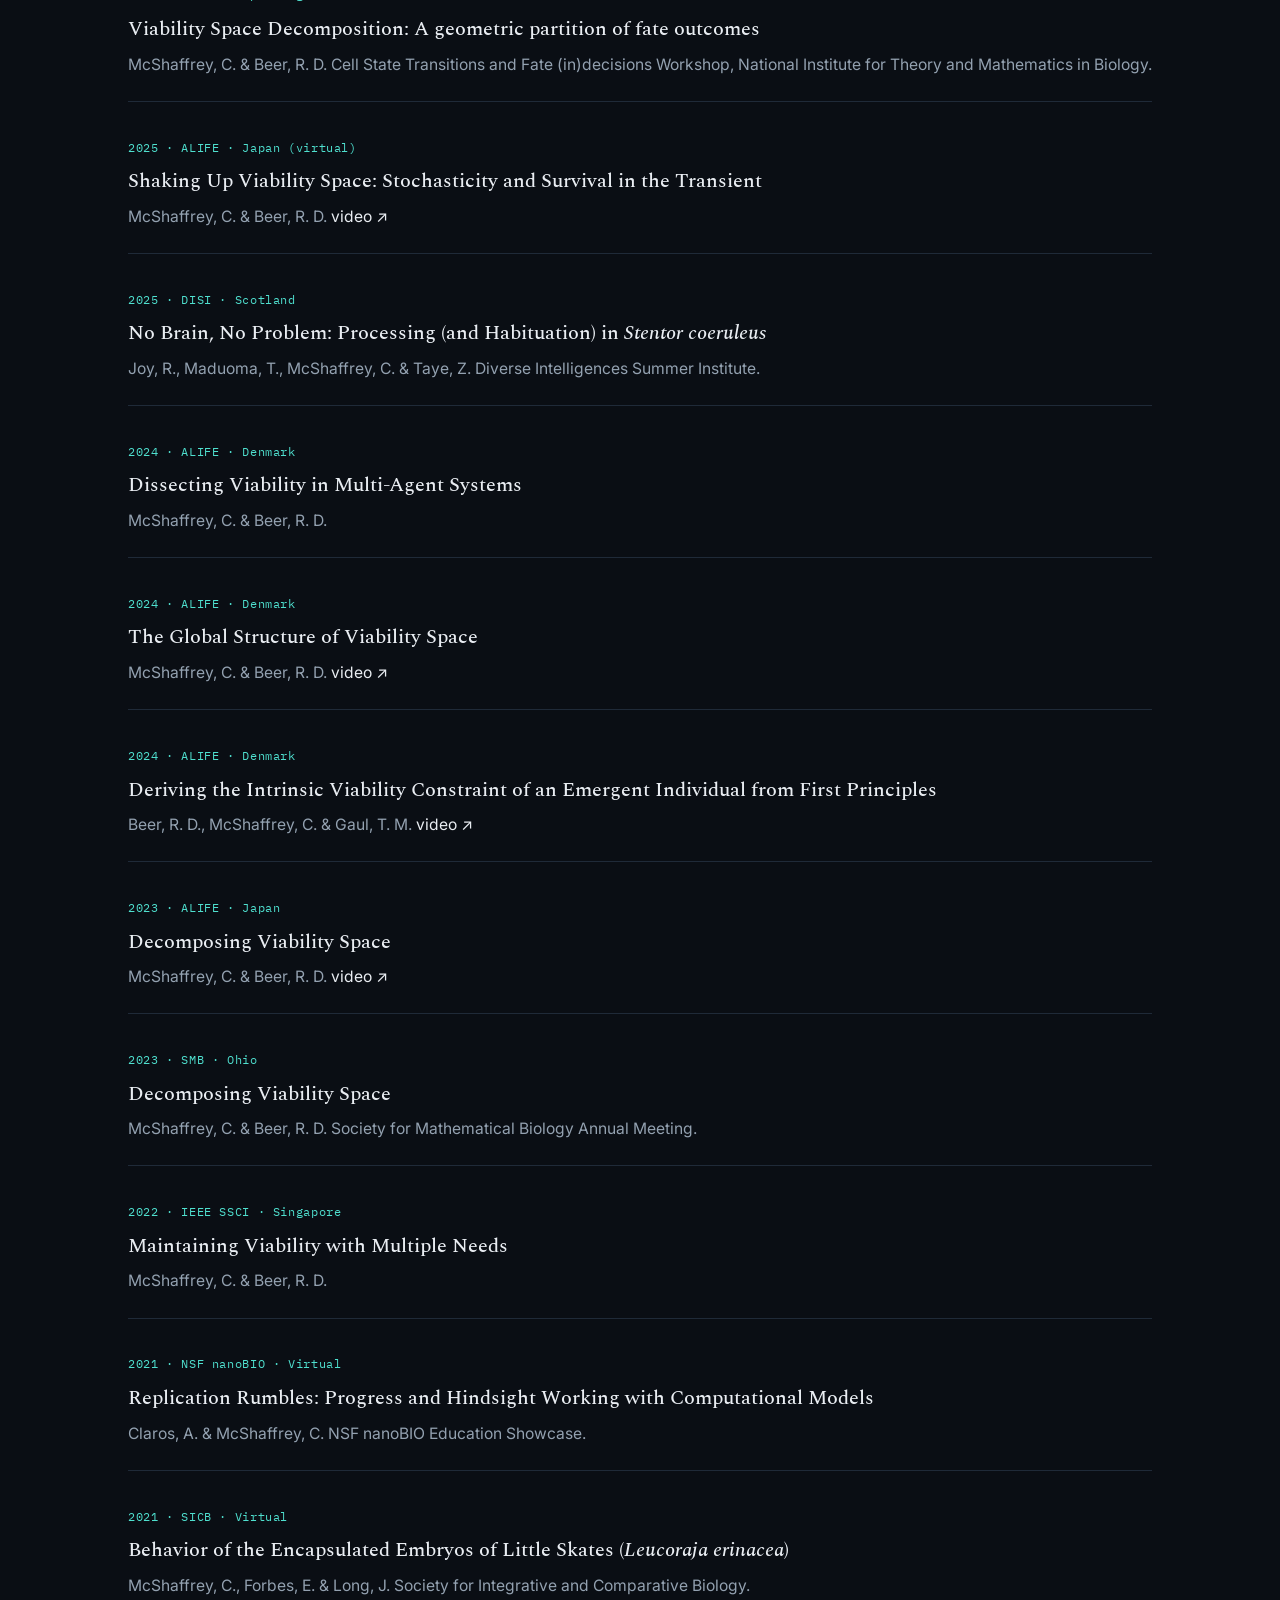
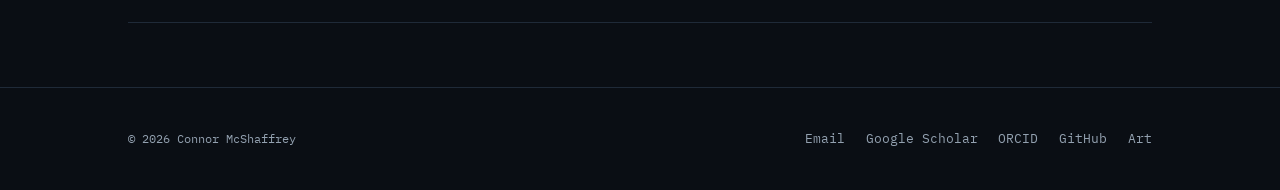
<file: talks.html>
<!DOCTYPE html>
<html lang="en">
<head>
  <meta charset="UTF-8">
  <meta name="viewport" content="width=device-width, initial-scale=1">
  <title>Talks — Connor McShaffrey</title>
  <meta name="description" content="Recorded and catalogued talks by Connor McShaffrey on viability, dynamical systems, and artificial life.">
  <link rel="preconnect" href="https://fonts.googleapis.com">
  <link rel="preconnect" href="https://fonts.gstatic.com" crossorigin>
  <link href="https://fonts.googleapis.com/css2?family=Spectral:wght@400;500;600&family=Inter:wght@400;500;600&family=IBM+Plex+Mono:wght@400;500&display=swap" rel="stylesheet">
  <link rel="stylesheet" href="css/styles.css">
</head>
<body>

  <nav class="site-nav">
    <div class="container">
      <a class="brand" href="index.html">Connor McShaffrey</a>
      <button class="nav-toggle" aria-expanded="false" aria-controls="menu">Menu</button>
      <ul class="nav-links" id="menu">
        <li><a href="index.html">Home</a></li>
        <li><a href="biography.html">Biography</a></li>
        <li><a href="research.html">Research</a></li>
        <li><a href="publications.html">Publications</a></li>
        <li><a href="talks.html" aria-current="page">Talks</a></li>
        <li><a href="teaching.html">Teaching</a></li>
        <li><a href="education.html">Education</a></li>
        <li><a href="news.html">News</a></li>
        <li><a href="gallery.html">Gallery</a></li>
      </ul>
    </div>
  </nav>

  <main>
    <div class="container">
      <header class="page-head">
        <p class="eyebrow fade-up">Selected presentations</p>
        <h1 class="page-title fade-up d1">Talks</h1>
        <hr class="rule fade-up d1">
      </header>

      <p class="prose" style="padding-bottom:0.5rem">
        I've presented work across the United States, Singapore, Japan,
        Denmark, Scotland, and Spain. A recent recorded talk is below;
        the full catalogue follows.
      </p>

      <!-- Embedded YouTube talk. To feature a different talk, change the
           video id in the src (the part after /embed/). -->
      <div class="video">
        <iframe
          src="https://www.youtube.com/watch?v=koBc9KRDUy8"
          title="The Global Structure of Viability Space — talk by Connor McShaffrey"
          allow="accelerometer; autoplay; clipboard-write; encrypted-media; gyroscope; picture-in-picture"
          allowfullscreen></iframe>
      </div>
      <p class="video-caption">
        “The Global Structure of Viability Space,” ALIFE 2024 —
        <a href="https://www.youtube.com/watch?v=fgFjWNuqqWc">watch on YouTube&nbsp;&#8599;</a>.
      </p>

      <section class="section">
        <h2 class="section-head">Invited talks</h2>
        <div class="entry">
          <p class="entry-meta">2025 · TONAL Workshop, ALIFE · Japan</p>
          <h3 class="entry-title">Playing Dice with the Reaper: How Viability Boundaries Become “Fuzzy”</h3>
          <p class="entry-detail">McShaffrey, C. &amp; Beer, R. D. Thriving On Noise in Artificial Life.</p>
        </div>
        <div class="entry">
          <p class="entry-meta">2024 · Workshop · Spain</p>
          <h3 class="entry-title">Foundations of Viability</h3>
          <p class="entry-detail">McShaffrey, C. &amp; Beer, R. D. Theoretical and Experimental Approaches to Goal-Directed Behavior.</p>
        </div>

        <h2 class="section-head">Contributed talks</h2>
        <div class="entry">
          <p class="entry-meta">2026 · NITMB · Upcoming</p>
          <h3 class="entry-title">Viability Space Decomposition: A geometric partition of fate outcomes</h3>
          <p class="entry-detail">McShaffrey, C. &amp; Beer, R. D. Cell State Transitions and Fate (in)decisions Workshop, National Institute for Theory and Mathematics in Biology.</p>
        </div>
        <div class="entry">
          <p class="entry-meta">2025 · ALIFE · Japan (virtual)</p>
          <h3 class="entry-title">Shaking Up Viability Space: Stochasticity and Survival in the Transient</h3>
          <p class="entry-detail">McShaffrey, C. &amp; Beer, R. D. <a href="https://www.youtube.com/watch?v=fgFjWNuqqWc">video&nbsp;&#8599;</a></p>
        </div>
        <div class="entry">
          <p class="entry-meta">2025 · DISI · Scotland</p>
          <h3 class="entry-title">No Brain, No Problem: Processing (and Habituation) in <em>Stentor coeruleus</em></h3>
          <p class="entry-detail">Joy, R., Maduoma, T., McShaffrey, C. &amp; Taye, Z. Diverse Intelligences Summer Institute.</p>
        </div>
        <div class="entry">
          <p class="entry-meta">2024 · ALIFE · Denmark</p>
          <h3 class="entry-title">Dissecting Viability in Multi-Agent Systems</h3>
          <p class="entry-detail">McShaffrey, C. &amp; Beer, R. D.</p>
        </div>
        <div class="entry">
          <p class="entry-meta">2024 · ALIFE · Denmark</p>
          <h3 class="entry-title">The Global Structure of Viability Space</h3>
          <p class="entry-detail">McShaffrey, C. &amp; Beer, R. D. <a href="https://www.youtube.com/watch?v=koBc9KRDUy8">video&nbsp;&#8599;</a></p>
        </div>
        <div class="entry">
          <p class="entry-meta">2024 · ALIFE · Denmark</p>
          <h3 class="entry-title">Deriving the Intrinsic Viability Constraint of an Emergent Individual from First Principles</h3>
          <p class="entry-detail">Beer, R. D., McShaffrey, C. &amp; Gaul, T. M. <a href="https://www.youtube.com/watch?v=R93pRjfwsJ4">video&nbsp;&#8599;</a></p>
        </div>
        <div class="entry">
          <p class="entry-meta">2023 · ALIFE · Japan</p>
          <h3 class="entry-title">Decomposing Viability Space</h3>
          <p class="entry-detail">McShaffrey, C. &amp; Beer, R. D. <a href="https://www.youtube.com/watch?v=58f0Rxv4DMw">video&nbsp;&#8599;</a></p>
        </div>
        <div class="entry">
          <p class="entry-meta">2023 · SMB · Ohio</p>
          <h3 class="entry-title">Decomposing Viability Space</h3>
          <p class="entry-detail">McShaffrey, C. &amp; Beer, R. D. Society for Mathematical Biology Annual Meeting.</p>
        </div>
        <div class="entry">
          <p class="entry-meta">2022 · IEEE SSCI · Singapore</p>
          <h3 class="entry-title">Maintaining Viability with Multiple Needs</h3>
          <p class="entry-detail">McShaffrey, C. &amp; Beer, R. D.</p>
        </div>
        <div class="entry">
          <p class="entry-meta">2021 · NSF nanoBIO · Virtual</p>
          <h3 class="entry-title">Replication Rumbles: Progress and Hindsight Working with Computational Models</h3>
          <p class="entry-detail">Claros, A. &amp; McShaffrey, C. NSF nanoBIO Education Showcase.</p>
        </div>
        <div class="entry">
          <p class="entry-meta">2021 · SICB · Virtual</p>
          <h3 class="entry-title">Behavior of the Encapsulated Embryos of Little Skates (<em>Leucoraja erinacea</em>)</h3>
          <p class="entry-detail">McShaffrey, C., Forbes, E. &amp; Long, J. Society for Integrative and Comparative Biology.</p>
        </div>
      </section>
    </div>
  </main>

  <footer class="site-foot">
    <div class="container">
      <p class="foot-note">© 2026 Connor McShaffrey</p>
      <div class="foot-links">
        <a href="mailto:cmcshaff@iu.edu">Email</a>
        <a href="https://scholar.google.com/citations?user=AwhOpPEAAAAJ&hl=en">Google&nbsp;Scholar</a>
        <a href="https://orcid.org/0009-0006-6860-3213">ORCID</a>
        <a href="https://github.com/cmcshaff">GitHub</a>
        <a href="gallery.html">Art</a>
      </div>
    </div>
  </footer>

  <script src="js/main.js"></script>
</body>
</html>
</file>
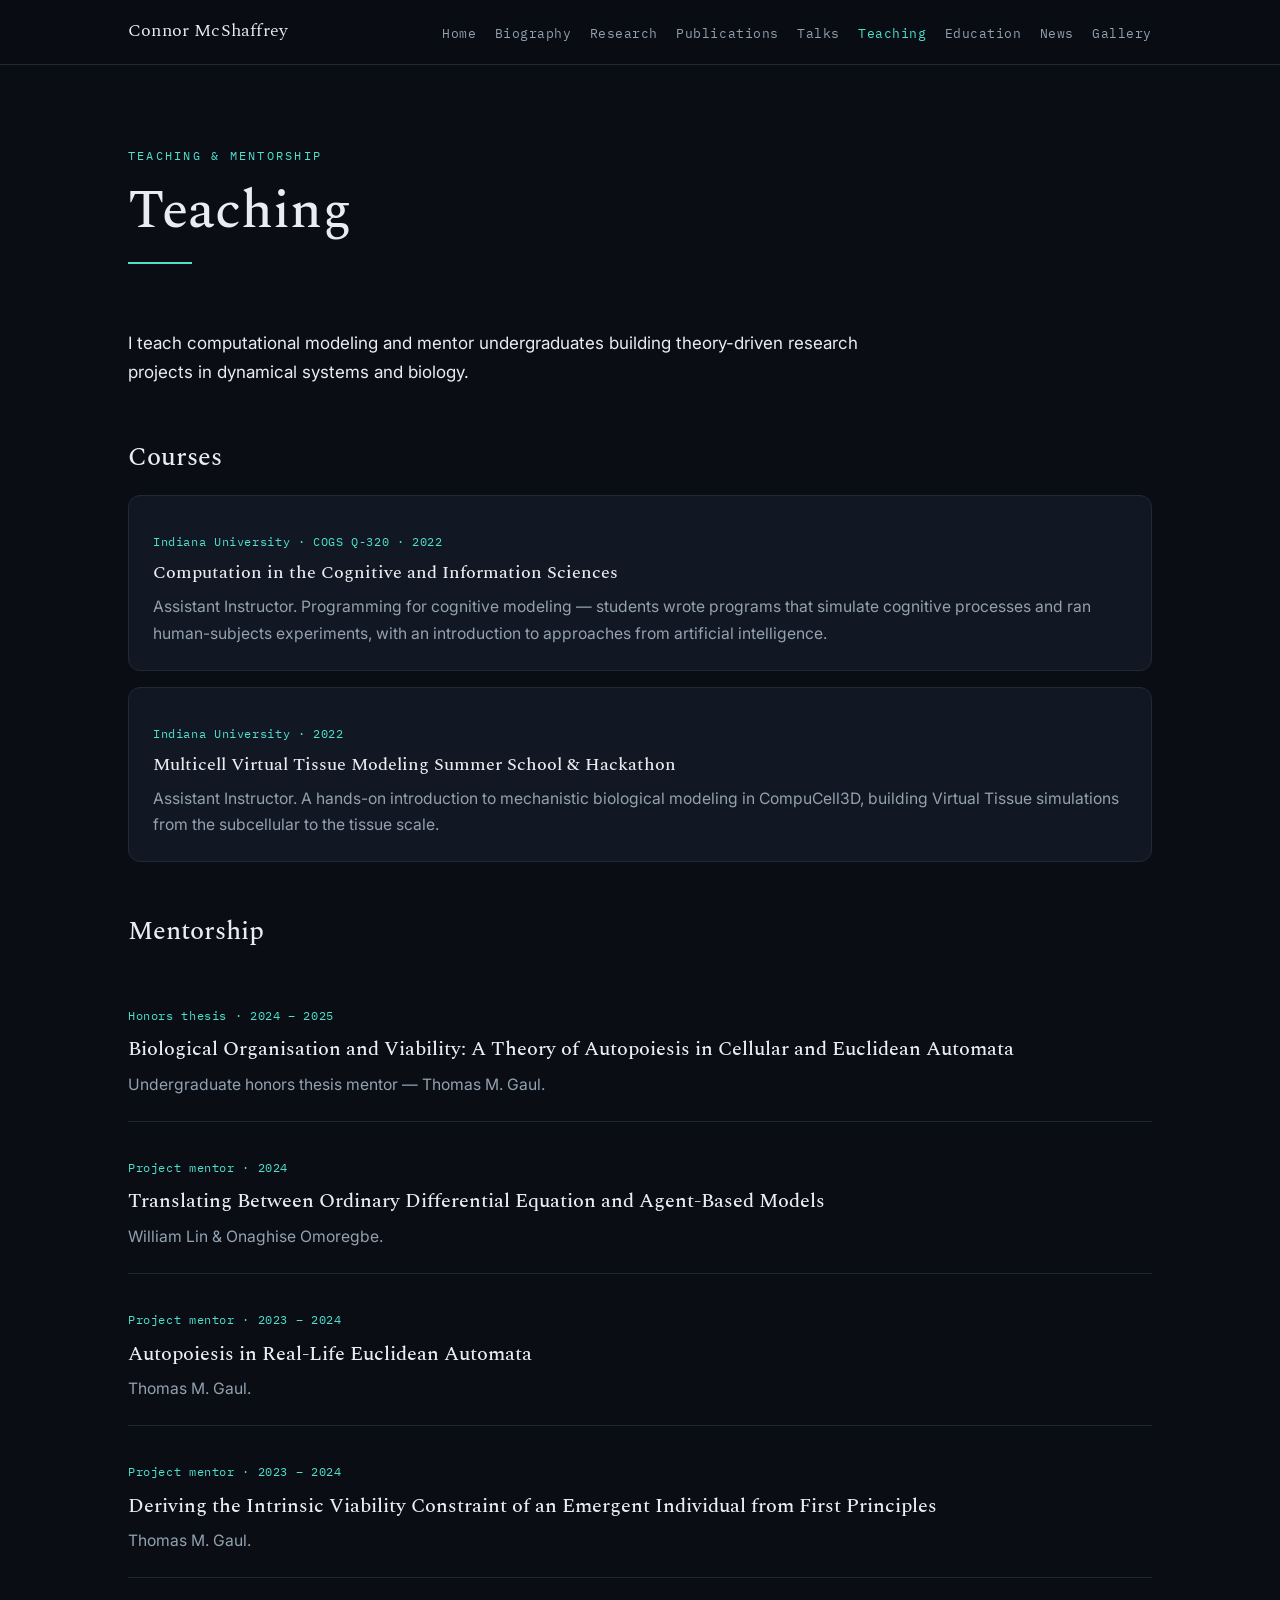
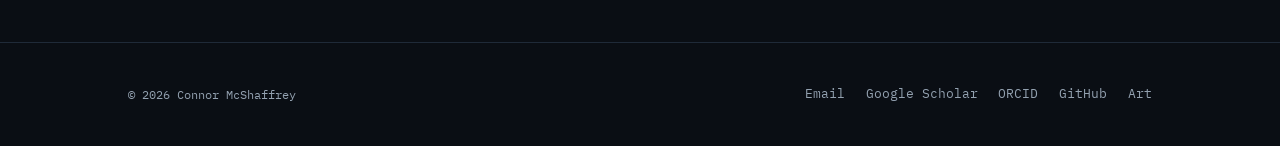
<file: teaching.html>
<!DOCTYPE html>
<html lang="en">
<head>
  <meta charset="UTF-8">
  <meta name="viewport" content="width=device-width, initial-scale=1">
  <title>Teaching — Connor McShaffrey</title>
  <meta name="description" content="Teaching and mentorship by Connor McShaffrey: computational modeling courses and undergraduate research mentorship.">
  <link rel="preconnect" href="https://fonts.googleapis.com">
  <link rel="preconnect" href="https://fonts.gstatic.com" crossorigin>
  <link href="https://fonts.googleapis.com/css2?family=Spectral:wght@400;500;600&family=Inter:wght@400;500;600&family=IBM+Plex+Mono:wght@400;500&display=swap" rel="stylesheet">
  <link rel="stylesheet" href="css/styles.css">
</head>
<body>

  <nav class="site-nav">
    <div class="container">
      <a class="brand" href="index.html">Connor McShaffrey</a>
      <button class="nav-toggle" aria-expanded="false" aria-controls="menu">Menu</button>
      <ul class="nav-links" id="menu">
        <li><a href="index.html">Home</a></li>
        <li><a href="biography.html">Biography</a></li>
        <li><a href="research.html">Research</a></li>
        <li><a href="publications.html">Publications</a></li>
        <li><a href="talks.html">Talks</a></li>
        <li><a href="teaching.html" aria-current="page">Teaching</a></li>
        <li><a href="education.html">Education</a></li>
        <li><a href="news.html">News</a></li>
        <li><a href="gallery.html">Gallery</a></li>
      </ul>
    </div>
  </nav>

  <main>
    <div class="container">
      <header class="page-head">
        <p class="eyebrow fade-up">Teaching &amp; mentorship</p>
        <h1 class="page-title fade-up d1">Teaching</h1>
        <hr class="rule fade-up d1">
      </header>

      <p class="prose" style="padding-bottom:0.5rem">
        I teach computational modeling and mentor undergraduates building
        theory-driven research projects in dynamical systems and biology.
      </p>

      <section class="section">
        <h2 class="section-head">Courses</h2>

        <div class="card">
          <p class="entry-meta">Indiana University · COGS&nbsp;Q-320 · 2022</p>
          <p class="entry-title" style="font-size:1.1rem">Computation in the Cognitive and Information Sciences</p>
          <p class="entry-detail">
            Assistant Instructor. Programming for cognitive modeling — students
            wrote programs that simulate cognitive processes and ran
            human-subjects experiments, with an introduction to approaches from
            artificial intelligence.
          </p>
        </div>

        <div class="card">
          <p class="entry-meta">Indiana University · 2022</p>
          <p class="entry-title" style="font-size:1.1rem">Multicell Virtual Tissue Modeling Summer School &amp; Hackathon</p>
          <p class="entry-detail">
            Assistant Instructor. A hands-on introduction to mechanistic
            biological modeling in CompuCell3D, building Virtual Tissue
            simulations from the subcellular to the tissue scale.
          </p>
        </div>

        <h2 class="section-head" style="margin-top:3rem">Mentorship</h2>

        <div class="entry">
          <p class="entry-meta">Honors thesis · 2024 – 2025</p>
          <h3 class="entry-title">Biological Organisation and Viability: A Theory of Autopoiesis in Cellular and Euclidean Automata</h3>
          <p class="entry-detail">Undergraduate honors thesis mentor — Thomas M. Gaul.</p>
        </div>

        <div class="entry">
          <p class="entry-meta">Project mentor · 2024</p>
          <h3 class="entry-title">Translating Between Ordinary Differential Equation and Agent-Based Models</h3>
          <p class="entry-detail">William Lin &amp; Onaghise Omoregbe.</p>
        </div>

        <div class="entry">
          <p class="entry-meta">Project mentor · 2023 – 2024</p>
          <h3 class="entry-title">Autopoiesis in Real-Life Euclidean Automata</h3>
          <p class="entry-detail">Thomas M. Gaul.</p>
        </div>

        <div class="entry">
          <p class="entry-meta">Project mentor · 2023 – 2024</p>
          <h3 class="entry-title">Deriving the Intrinsic Viability Constraint of an Emergent Individual from First Principles</h3>
          <p class="entry-detail">Thomas M. Gaul.</p>
        </div>
      </section>
    </div>
  </main>

  <footer class="site-foot">
    <div class="container">
      <p class="foot-note">© 2026 Connor McShaffrey</p>
      <div class="foot-links">
        <a href="mailto:cmcshaff@iu.edu">Email</a>
        <a href="https://scholar.google.com/citations?user=AwhOpPEAAAAJ&hl=en">Google&nbsp;Scholar</a>
        <a href="https://orcid.org/0009-0006-6860-3213">ORCID</a>
        <a href="https://github.com/cmcshaff">GitHub</a>
        <a href="gallery.html">Art</a>
      </div>
    </div>
  </footer>

  <script src="js/main.js"></script>
</body>
</html>
</file>
<file: css/styles.css>
/* =====================================================================
   Connor Hovland — personal site
   One stylesheet for the whole site. Sections are labelled so you can
   jump straight to what you want to change.

   The look: a deep near-black field, one luminous teal accent ("the
   beam"), a serif for titles, a clean sans for reading, and a monospace
   for small labels (a nod to the fact that the work is computational).
   To re-theme the whole site, change the variables in :root below.
   ===================================================================== */

/* ---------- 1. Design tokens ---------------------------------------- */
:root {
  --void:      #0a0e14;   /* page background        */
  --panel:     #121823;   /* cards and raised areas */
  --line:      #1f2a38;   /* hairline borders       */
  --ink:       #e9edf2;   /* main text              */
  --ink-dim:   #93a1b0;   /* secondary text         */
  --beam:      #4fe0cf;   /* the single accent      */
  --beam-soft: rgba(79, 224, 207, 0.14);

  --font-display: "Spectral", Georgia, serif;
  --font-body:    "Inter", system-ui, sans-serif;
  --font-mono:    "IBM Plex Mono", ui-monospace, monospace;

  --measure: 68ch;        /* comfortable reading width */
  --pad:     clamp(1.25rem, 5vw, 3rem);
}

/* ---------- 2. Base ------------------------------------------------- */
* { box-sizing: border-box; }

html { scroll-behavior: smooth; }

body {
  margin: 0;
  background: var(--void);
  color: var(--ink);
  font-family: var(--font-body);
  font-size: 1.0625rem;
  line-height: 1.7;
  -webkit-font-smoothing: antialiased;
}

a { color: var(--beam); text-decoration: none; }
a:hover { text-decoration: underline; text-underline-offset: 3px; }

img { max-width: 100%; display: block; }

:focus-visible {
  outline: 2px solid var(--beam);
  outline-offset: 3px;
  border-radius: 2px;
}

/* A centered column used by every page. */
.container {
  width: 100%;
  max-width: 1120px;
  margin-inline: auto;
  padding-inline: var(--pad);
}

/* ---------- 3. Small mono label ("eyebrow") ------------------------- */
.eyebrow {
  font-family: var(--font-mono);
  font-size: 0.78rem;
  letter-spacing: 0.18em;
  text-transform: uppercase;
  color: var(--beam);
  margin: 0 0 1rem;
}

/* ---------- 4. Top navigation -------------------------------------- */
.site-nav {
  position: sticky;
  top: 0;
  z-index: 50;
  background: rgba(10, 14, 20, 0.78);
  -webkit-backdrop-filter: blur(10px);
          backdrop-filter: blur(10px);
  border-bottom: 1px solid var(--line);
}
.site-nav .container {
  display: flex;
  align-items: center;
  justify-content: space-between;
  min-height: 64px;
}
.brand {
  font-family: var(--font-display);
  font-size: 1.15rem;
  letter-spacing: 0.01em;
  color: var(--ink);
}
.brand:hover { text-decoration: none; color: var(--ink); }

.nav-links {
  list-style: none;
  display: flex;
  gap: 1.15rem;
  margin: 0;
  padding: 0;
}
.nav-links a {
  font-family: var(--font-mono);
  font-size: 0.82rem;
  letter-spacing: 0.04em;
  color: var(--ink-dim);
}
.nav-links a:hover { color: var(--ink); text-decoration: none; }
/* The current page is marked in the HTML with aria-current="page". */
.nav-links a[aria-current="page"] {
  color: var(--beam);
}

/* Hamburger button — hidden on desktop, shown on small screens. */
.nav-toggle {
  display: none;
  background: none;
  border: 1px solid var(--line);
  border-radius: 6px;
  color: var(--ink);
  font-family: var(--font-mono);
  font-size: 0.8rem;
  padding: 0.4rem 0.7rem;
  cursor: pointer;
}

/* ---------- 5. Hero (home page) ------------------------------------ */
.hero {
  position: relative;
  overflow: hidden;
  border-bottom: 1px solid var(--line);
  display: flex;
  align-items: center;
  min-height: calc(100vh - 64px);
  min-height: calc(100svh - 64px);
}
/* The phase portrait sits on the right, fading under the text on the left.
   `contain` keeps the whole portrait visible and scales it to the hero
   height, so it stays large and never gets clipped across monitor sizes. */
.hero-art {
  position: absolute;
  top: 0; right: 0; bottom: 0;
  width: min(860px, 58%);
  background: url("../assets/phase-portrait.svg") no-repeat center / contain;
  opacity: 0.7;
  -webkit-mask-image: linear-gradient(90deg, transparent 0%, #000 40%);
          mask-image: linear-gradient(90deg, transparent 0%, #000 40%);
  pointer-events: none;
}
.hero .container {
  position: relative;
  width: 100%;
  padding-block: clamp(3rem, 10vh, 6rem);
}
.hero-name {
  font-family: var(--font-display);
  font-weight: 500;
  font-size: clamp(2.6rem, 7vw, 4.6rem);
  line-height: 1.02;
  letter-spacing: -0.01em;
  margin: 0.4rem 0 0.6rem;
}
.hero-role {
  max-width: 40ch;
  color: var(--ink-dim);
  font-size: 1.1rem;
  margin: 0 0 1rem;
}
.hero-now {
  font-family: var(--font-mono);
  font-size: 0.82rem;
  letter-spacing: 0.02em;
  color: var(--ink-dim);
  margin: 0 0 2rem;
}
.hero-actions { display: flex; flex-wrap: wrap; gap: 0.9rem; }

/* ---------- 6. Buttons --------------------------------------------- */
.button {
  display: inline-block;
  font-family: var(--font-mono);
  font-size: 0.82rem;
  letter-spacing: 0.04em;
  padding: 0.7rem 1.2rem;
  border-radius: 7px;
  border: 1px solid var(--line);
  color: var(--ink);
}
.button:hover { text-decoration: none; border-color: var(--beam); color: var(--beam); }
.button--solid {
  background: var(--beam);
  color: var(--void);
  border-color: var(--beam);
}
.button--solid:hover { color: var(--void); filter: brightness(1.08); }

/* ---------- 7. Page header (interior pages) ------------------------ */
.page-head { padding-block: clamp(3rem, 9vh, 5rem) 1.5rem; }
.page-title {
  font-family: var(--font-display);
  font-weight: 500;
  font-size: clamp(2.1rem, 5.5vw, 3.4rem);
  line-height: 1.05;
  margin: 0;
}
/* A short beam under each page title. */
.rule {
  width: 64px;
  height: 2px;
  background: var(--beam);
  border: 0;
  margin: 1.4rem 0 0;
}

/* ---------- 8. Long-form prose ------------------------------------- */
.prose { max-width: var(--measure); padding-block: 1.5rem 4rem; }

/* A portrait photo that floats beside the opening prose. */
.portrait {
  float: right;
  width: clamp(180px, 34%, 280px);
  margin: 0.3rem 0 1.2rem 1.8rem;
}
.portrait img {
  width: 100%;
  aspect-ratio: 4 / 5;
  object-fit: cover;
  border: 1px solid var(--line);
  border-radius: 12px;
  background: var(--panel);
  display: block;
}
.portrait figcaption {
  margin-top: 0.6rem;
  font-family: var(--font-mono);
  font-size: 0.76rem;
  letter-spacing: 0.03em;
  color: var(--ink-dim);
  text-align: center;
}

.prose p { margin: 0 0 1.3rem; color: #d3dae2; }
.prose h2 {
  font-family: var(--font-display);
  font-weight: 500;
  font-size: 1.6rem;
  margin: 2.6rem 0 0.8rem;
}
.prose h3 {
  font-size: 1.05rem;
  letter-spacing: 0.01em;
  margin: 2rem 0 0.5rem;
}
.prose ul { padding-left: 1.2rem; }
.prose li { margin: 0.4rem 0; }

/* ---------- 9. Generic sections & cards ---------------------------- */
.section { padding-block: 1rem 4rem; }

/* A heading that introduces a list section (e.g. "Peer-reviewed"). */
.section-head {
  font-family: var(--font-display);
  font-weight: 500;
  font-size: 1.6rem;
  max-width: var(--measure);
  margin: 2.6rem 0 1rem;
}
.section-head:first-child { margin-top: 0.5rem; }

.card {
  background: var(--panel);
  border: 1px solid var(--line);
  border-radius: 12px;
  padding: 1.4rem 1.5rem;
}
.card + .card { margin-top: 1rem; }
.card:hover { border-color: rgba(79, 224, 207, 0.4); }

/* Publication / news entries share this two-line structure. */
.entry { padding: 1.4rem 0; border-bottom: 1px solid var(--line); }
.entry:first-of-type { border-top: 1px solid var(--line); }
.entry-meta {
  font-family: var(--font-mono);
  font-size: 0.78rem;
  letter-spacing: 0.05em;
  color: var(--beam);
  margin-bottom: 0.4rem;
}
.entry-title {
  font-family: var(--font-display);
  font-size: 1.25rem;
  font-weight: 500;
  margin: 0 0 0.35rem;
}
.entry-detail { color: var(--ink-dim); margin: 0; font-size: 0.98rem; }
.entry-detail a { color: var(--ink); }
.tag {
  display: inline-block;
  font-family: var(--font-mono);
  font-size: 0.7rem;
  letter-spacing: 0.06em;
  text-transform: uppercase;
  color: var(--beam);
  border: 1px solid var(--line);
  border-radius: 999px;
  padding: 0.15rem 0.6rem;
  margin-left: 0.5rem;
  vertical-align: 1px;
}

/* ---------- 10. Education timeline --------------------------------- */
.timeline { list-style: none; margin: 0; padding: 0; }
.timeline li {
  position: relative;
  padding: 0 0 2rem 1.8rem;
  border-left: 1px solid var(--line);
}
.timeline li:last-child { border-left-color: transparent; }
.timeline li::before {
  content: "";
  position: absolute;
  left: -5px; top: 6px;
  width: 9px; height: 9px;
  border-radius: 50%;
  background: var(--beam);
}
.timeline .when {
  font-family: var(--font-mono);
  font-size: 0.78rem;
  color: var(--beam);
  letter-spacing: 0.05em;
}
.timeline .what {
  font-family: var(--font-display);
  font-size: 1.2rem;
  margin: 0.2rem 0 0.2rem;
}
.timeline .where { color: var(--ink-dim); margin: 0; }

/* ---------- 11. Video embed (Talks page) --------------------------- */
.video {
  position: relative;
  aspect-ratio: 16 / 9;
  border: 1px solid var(--line);
  border-radius: 12px;
  overflow: hidden;
  background: #000;
  margin: 1.5rem 0 0.75rem;
}
.video iframe { position: absolute; inset: 0; width: 100%; height: 100%; border: 0; }
.video-caption {
  font-family: var(--font-mono);
  font-size: 0.78rem;
  color: var(--ink-dim);
  margin: 0 0 2rem;
}

/* ---------- 12. Gallery -------------------------------------------- */
/* On the science pages colour is held to a single teal. The gallery is
   where the soap-film work lets the full interference spectrum bloom. */
.gallery-grid {
  display: grid;
  grid-template-columns: repeat(auto-fill, minmax(260px, 1fr));
  gap: 1.2rem;
  padding-block: 1.5rem 4rem;
}
.art {
  border: 1px solid var(--line);
  border-radius: 12px;
  overflow: hidden;
  background: var(--panel);
}
.art figure { margin: 0; }
/* The coloured block is a placeholder. Replace each .art-frame div with
   an <img src="assets/your-photo.jpg" alt="..."> when you add real work. */
.art-frame { aspect-ratio: 4 / 3; }
.art figcaption {
  padding: 0.9rem 1.1rem 1.1rem;
}
.art-caption-title {
  font-family: var(--font-display);
  font-size: 1.05rem;
  margin: 0 0 0.15rem;
}
.art-caption-note {
  font-family: var(--font-mono);
  font-size: 0.74rem;
  letter-spacing: 0.04em;
  color: var(--ink-dim);
  margin: 0;
}

/* Four soap-film interference placeholders built from gradients. */
.film-1 { background:
  radial-gradient(120% 120% at 20% 20%, #ff5e8a 0%, transparent 45%),
  radial-gradient(120% 120% at 80% 30%, #5ea3ff 0%, transparent 50%),
  conic-gradient(from 200deg at 50% 60%, #2de0c0, #6a5cff, #ff7ad9, #ffd166, #2de0c0); }
.film-2 { background:
  radial-gradient(100% 100% at 70% 30%, #b388ff 0%, transparent 55%),
  conic-gradient(from 40deg at 40% 50%, #00e5d0, #2f6bff, #c44dff, #00e5d0); }
.film-3 { background:
  radial-gradient(120% 90% at 30% 70%, #ffd166 0%, transparent 50%),
  conic-gradient(from 280deg at 60% 40%, #19e3a5, #2f86ff, #ff5ea8, #19e3a5); }
.film-4 { background:
  radial-gradient(110% 110% at 50% 50%, #7af0ff 0%, transparent 60%),
  conic-gradient(from 120deg at 50% 50%, #6a5cff, #00d4b8, #ffe08a, #ff6fae, #6a5cff); }

/* ---------- 12. Footer --------------------------------------------- */
.site-foot {
  border-top: 1px solid var(--line);
  padding-block: 2.5rem;
  color: var(--ink-dim);
}
.site-foot .container {
  display: flex;
  flex-wrap: wrap;
  gap: 1rem 2rem;
  justify-content: space-between;
  align-items: center;
}
.foot-links { display: flex; gap: 1.3rem; flex-wrap: wrap; }
.foot-links a {
  font-family: var(--font-mono);
  font-size: 0.82rem;
  color: var(--ink-dim);
}
.foot-links a:hover { color: var(--beam); text-decoration: none; }
.foot-note { font-family: var(--font-mono); font-size: 0.78rem; margin: 0; }

/* ---------- 13. Gentle entrance animation -------------------------- */
.fade-up { opacity: 0; transform: translateY(14px); animation: fadeUp 0.7s ease forwards; }
.fade-up.d1 { animation-delay: 0.08s; }
.fade-up.d2 { animation-delay: 0.16s; }
.fade-up.d3 { animation-delay: 0.24s; }
@keyframes fadeUp { to { opacity: 1; transform: none; } }

/* ---------- 14. Responsive ----------------------------------------- */
@media (max-width: 1080px) {
  .nav-toggle { display: block; }
  .nav-links {
    position: absolute;
    top: 64px; left: 0; right: 0;
    flex-direction: column;
    gap: 0;
    background: var(--void);
    border-bottom: 1px solid var(--line);
    /* hidden until JS adds .open */
    display: none;
  }
  .nav-links.open { display: flex; }
  .nav-links li { border-top: 1px solid var(--line); }
  .nav-links a { display: block; padding: 0.9rem var(--pad); }

  .hero-art {
    width: 100%;
    background-position: center top;
    background-size: contain;
    opacity: 0.24;
    -webkit-mask-image: linear-gradient(180deg, #000 0%, transparent 78%);
            mask-image: linear-gradient(180deg, #000 0%, transparent 78%);
  }
}

/* Portrait stacks and centers on small screens. */
@media (max-width: 600px) {
  .portrait {
    float: none;
    width: 100%;
    max-width: 300px;
    margin: 0 auto 1.5rem;
  }
}

/* ---------- 15. Respect reduced-motion ----------------------------- */
@media (prefers-reduced-motion: reduce) {
  html { scroll-behavior: auto; }
  .fade-up { opacity: 1; transform: none; animation: none; }
}
</file>
